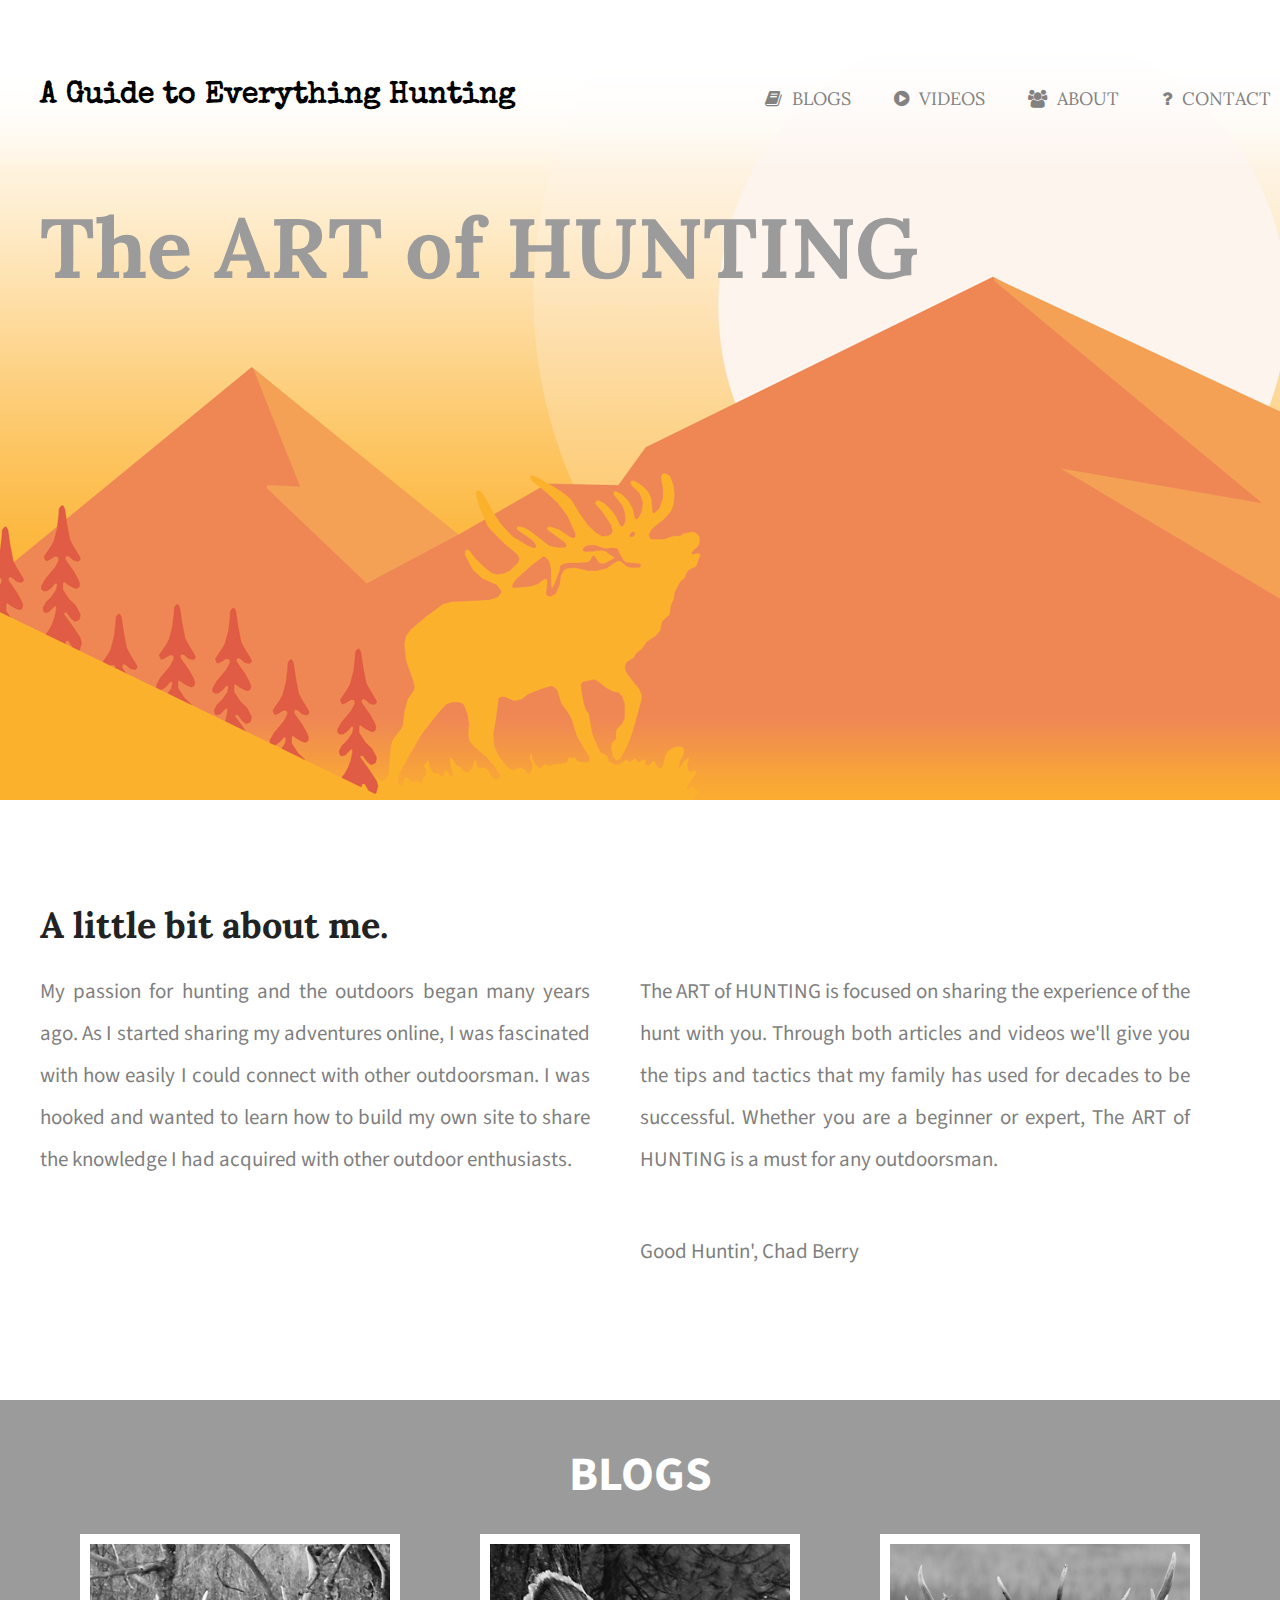
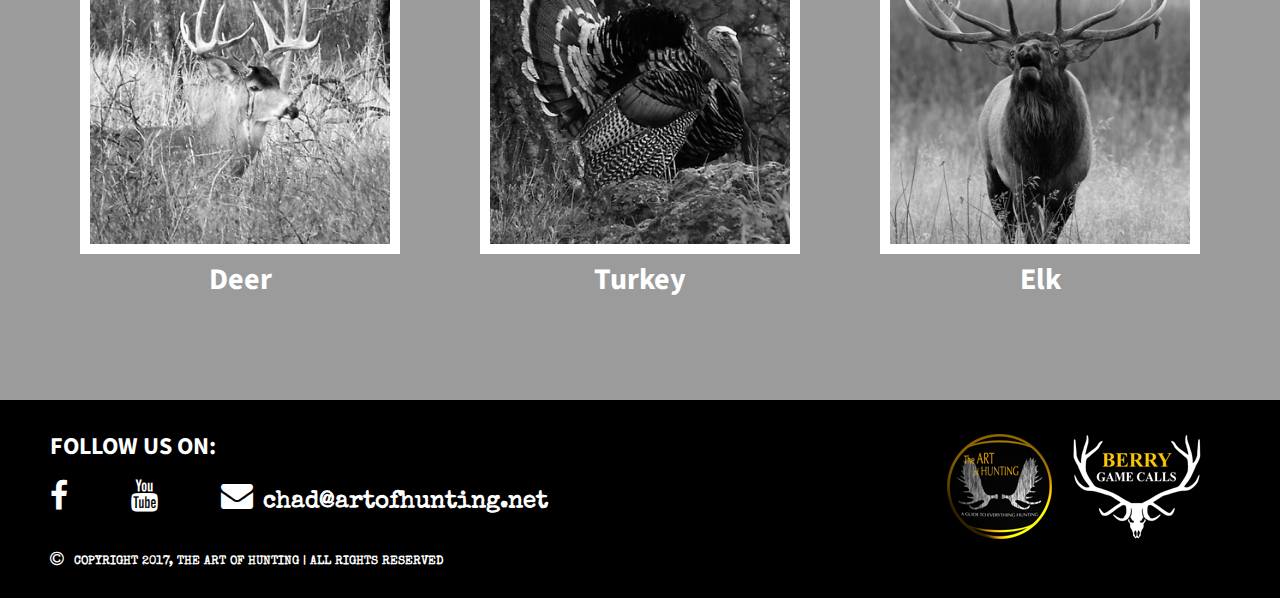
<file: index.html>
<!doctype html>
<html>
    <head>
        <title>The Art of Hunting</title>
        <meta charset="utf-8">
        <link rel="stylesheet" href="css/normalize.css">
        <link rel="stylesheet" href="css/main.css">
        <link href='https://fonts.googleapis.com/css?family=Lora:400,700' rel='stylesheet' type='text/css'>
        <link href='https://fonts.googleapis.com/css?family=Source+Sans+Pro:400,700' rel='stylesheet' type='text/css'>
        <link href="https://fonts.googleapis.com/css?family=Special+Elite" rel="stylesheet">
        <link href="https://fonts.googleapis.com/css?family=Stardos+Stencil" rel="stylesheet">
        <link rel="stylesheet" href="css/font-awesome.min.css">
    </head>
    <body>
        <header id="index">
            <div class="full-width">
                <div class="half-width">
                  <h1 id="logo">
                      <a href="#"><img src="img/logo.png" alt="The Art of Hunting"/></a>
                  </h1>
                  <h1>A Guide to Everything Hunting</h1>
                </div>
                <div class="half-width">
                    <nav>
                        <ul>
                          <li><a href="#blogs"><i class="fa fa-book"></i>Blogs</a></li>
                          <li><a href="videos"><i class="fa fa-play-circle"></i>Videos</a></li>
                          <li><a href="about"><i class="fa fa-users"></i>About</a></li>
                          <li><a href="#contact"><i class="fa fa-question"></i>Contact</a></li>
                        </ul>
                    </nav>
                </div>
                <h2>The ART of HUNTING</h2>
                <img src="img/chad-berry-2006-mt-pronghorn.png" class="blog-picture" alt="Chad Berry 2006 Montana Pronghorn"/>
            </div>
        </header>

        <main>
            <section id="about">
                <div class="full-width">
                  <h2>A little bit about me.</h2>
                  <div class="half-width">
                    <p>My passion for hunting and the outdoors began many years ago. As I started sharing my adventures online, I was fascinated with how easily I could connect with other outdoorsman. I was hooked and wanted to learn how to build my own site to share the knowledge I had acquired with other outdoor enthusiasts.</p>
                  </div>
                  <div class="half-width">
                    <p>The ART of HUNTING is focused on sharing the experience of the hunt with you. Through both articles and videos we'll give you the tips and tactics that my family has used for decades to be successful. Whether you are a beginner or expert, The ART of HUNTING is a must for any outdoorsman.</p>
                    <p>Good Huntin', Chad Berry</p>
                  </div>
                </div>
            </section>

            <section id="blogs">
                <div class="full-width">
                    <h1>Blogs</h1>
                    <div class="third-width">
                        <a href="deer-blog"><img src="img/deer.png" alt="Whitetail Deer"/></a>
                        <h3>Deer</h3>
                    </div>
                    <div class="third-width">
                        <a href="turkey-blog"><img src="img/turkey.png" alt="Turkey"/></a>
                        <h3>Turkey</h3>
                    </div>
                    <div class="third-width">
                        <a href="elk-blog"><img src="img/elk.png" alt="Elk"/></a>
                        <h3>Elk</h3>
                    </div>
                </div>
            </section>
        </main>
        <footer>
            <h4>follow us on:</h4>
            <div class="logo-container">
              <a href="https://www.berryhuntingcalls.com" target="_blank"><img src="img/berry-game-calls-logo.png" alt="Berry Game Calls"/></a>
            </div>
            <div class="logo-container">
              <img src="img/art-of-hunting-logo.png" alt="The Art of Hunting"/>
            </div>
            <div class="icon-container">
              <ul>
                <li><a href="https://www.facebook.com/ChadWBerry/" target="_blank"><i class="fa fa-facebook"></i></a></li>
                <li><a href="https://www.youtube.com/channel/UCx5RCuib6wlTwJ-m3Rus4XQ" target="_blank"><i class="fa fa-youtube"></i></a></li>
                <li><a href="mailto:chad@artofhunting.net"><i class="fa fa-envelope"><span class="icon-title">chad@artofhunting.net</i></a></li>
              </ul>
            </div>
            <div class="legal">
              <i class="fa fa-copyright"><span class="icon-title">COPYRIGHT 2017, THE ART OF HUNTING | ALL RIGHTS RESERVED<span></i>
            </div>
        </footer>
    </body>
</html>
</file>
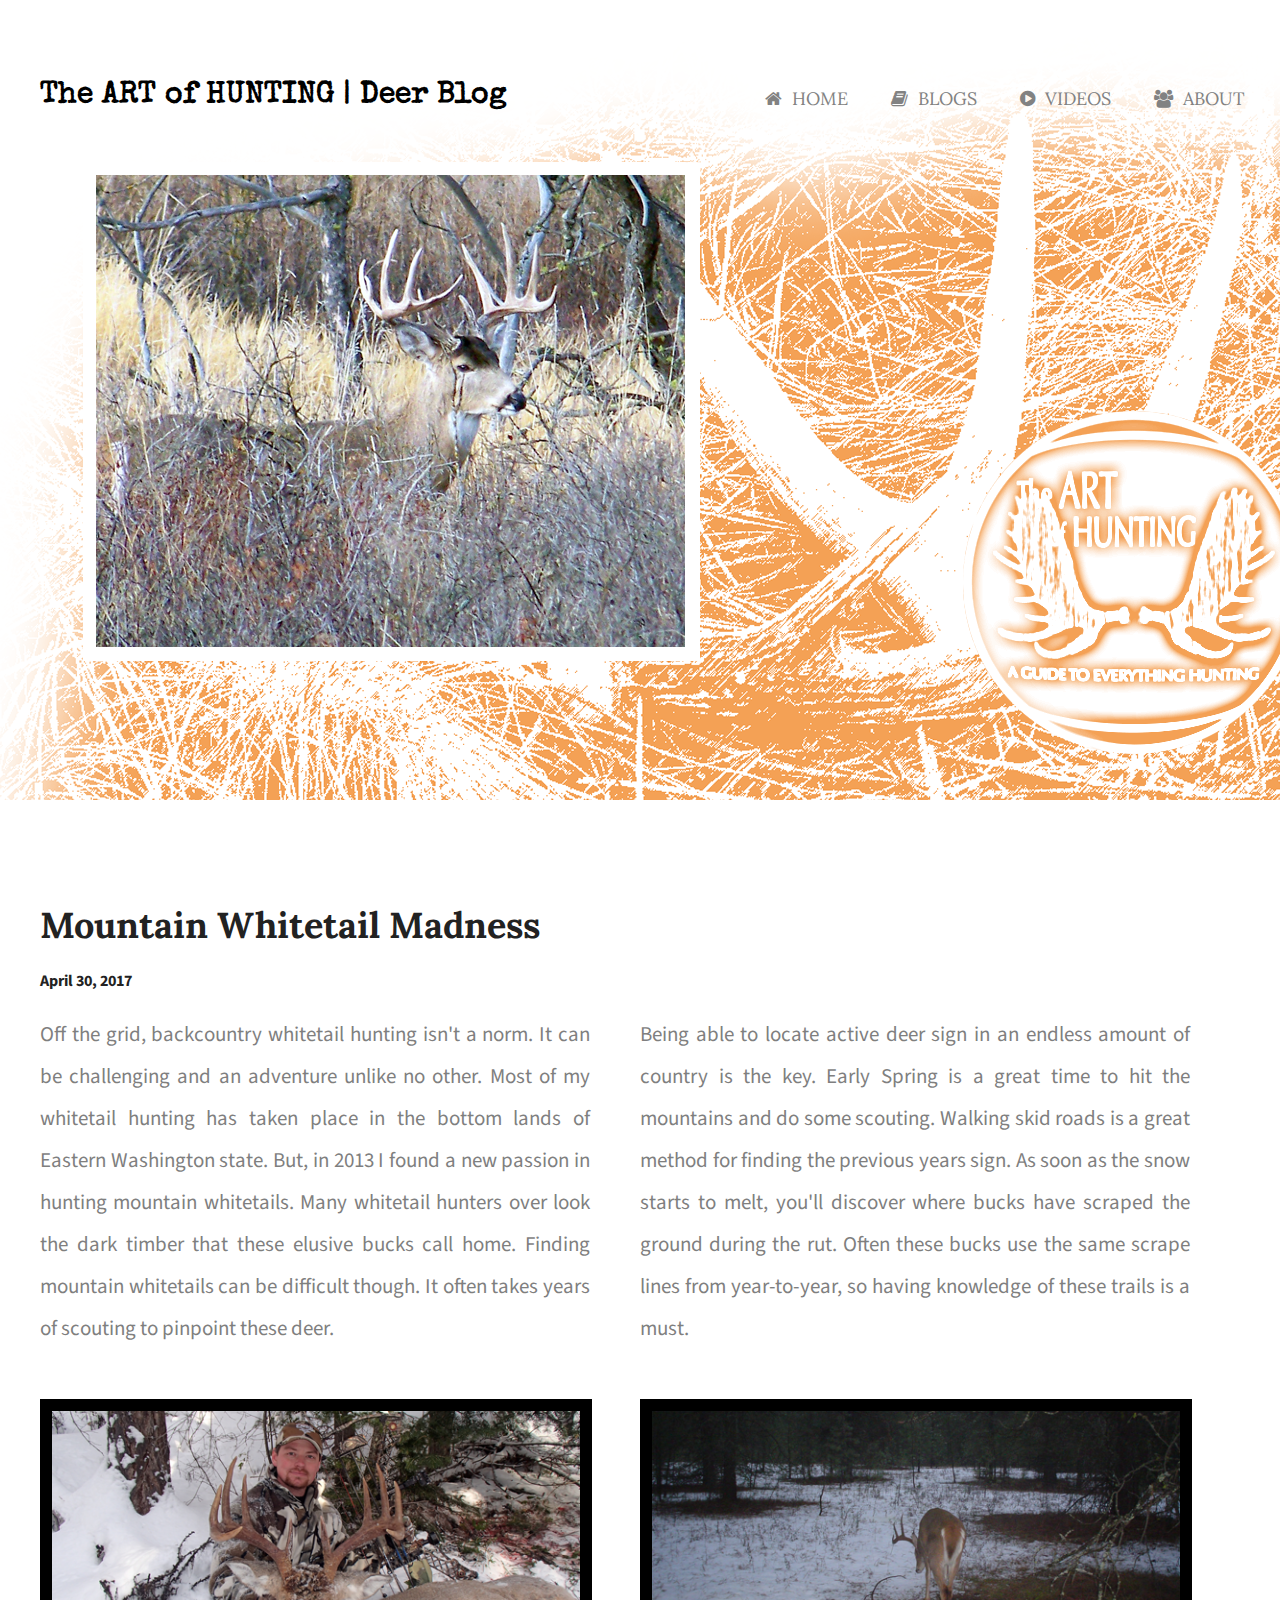
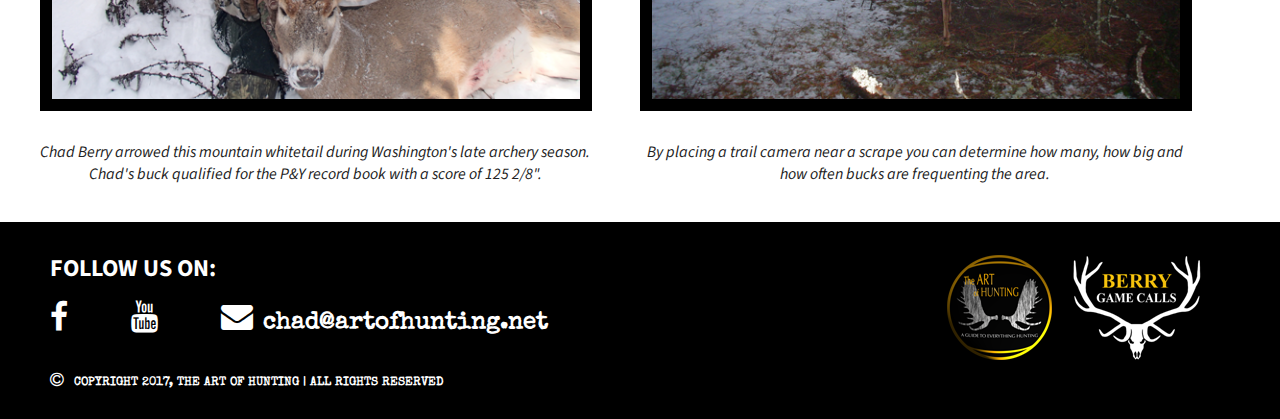
<file: deer-blog/index.html>
<!doctype html>
<html>
    <head>
        <title>The Art of Hunting | Deer Blog</title>
        <meta charset="utf-8">
        <link rel="stylesheet" href="../css/normalize.css">
        <link rel="stylesheet" href="../css/blogs.css">
        <link href='https://fonts.googleapis.com/css?family=Lora:400,700' rel='stylesheet' type='text/css'>
        <link href='https://fonts.googleapis.com/css?family=Source+Sans+Pro:400,700' rel='stylesheet' type='text/css'>
        <link href="https://fonts.googleapis.com/css?family=Special+Elite" rel="stylesheet">
        <link href="https://fonts.googleapis.com/css?family=Stardos+Stencil" rel="stylesheet">
        <link rel="stylesheet" href="../css/font-awesome.min.css">
    </head>
    <body>
        <header id="deer-header">
            <div class="full-width">
                <div class="half-width">
                  <h1 id="logo">
                      <a href="#"><img src="../img/deer-blog-logo.png" alt="Deer Blog"/></a>
                  </h1>
                  <h1>The ART of HUNTING | Deer Blog</h1>
                </div>
                <div class="half-width">
                    <nav>
                        <ul>
                          <li><a href="../"><i class="fa fa-home"></i>Home</a></li>
                          <li><a href="../#blogs"><i class="fa fa-book"></i>Blogs</a></li>
                          <li><a href="../videos"><i class="fa fa-play-circle"></i>Videos</a></li>
                          <li><a href="../about"><i class="fa fa-users"></i>About</a></li>
                        </ul>
                    </nav>
                </div>
            </div>
        </header>

        <main>
            <section id="blog">
              <div class="full-width">
                <h2>Mountain Whitetail Madness</h2>
                <h4>April 30, 2017</h3>
                <div class="half-width">
                  <p class="article">Off the grid, backcountry whitetail hunting isn't a norm. It can be challenging and an adventure unlike no other. Most of my whitetail hunting has taken place in the bottom lands of Eastern Washington state. But, in 2013 I found a new passion in hunting mountain whitetails. Many whitetail hunters over look the dark timber that these elusive bucks call home. Finding mountain whitetails can be difficult though. It often takes years of scouting to pinpoint these deer.</p>
                  <img src="../img/chad-berry-2013-wa-whitetail.png" class="blog-picture" alt="Chad Berry 2013 Washington Whitetail"/>
                  <p class="caption">
                  Chad Berry arrowed this mountain whitetail during Washington's late archery season. Chad's buck qualified for the P&Y record book with a score of 125 2/8".
                  </p>
                </div>
                <div class="half-width">
                  <p class="article">Being able to locate active deer sign in an endless amount of country is the key. Early Spring is a great time to hit the mountains and do some scouting. Walking skid roads is a great method for finding the previous years sign. As soon as the snow starts to melt, you'll discover where bucks have scraped the ground during the rut. Often these bucks use the same scrape lines from year-to-year, so having knowledge of these trails is a must.</p>
                  <img src="../img/whitetail-trail-camera.png" class="blog-picture" alt="Whitetail Deer at Scrape"/>
                  <p class="caption">
                  By placing a trail camera near a scrape you can determine how many, how big and how often bucks are frequenting the area.
                  </p>
                </div>
              </div>
            </section>
        </main>
        <footer>
            <h4>follow us on:</h4>
            <div class="logo-container">
              <a href="https://www.berryhuntingcalls.com" target="_blank"><img src="../img/berry-game-calls-logo.png" alt="Berry Game Calls"/></a>
            </div>
            <div class="logo-container">
              <img src="../img/art-of-hunting-logo.png" alt="The Art of Hunting"/>
            </div>
            <div class="icon-container">
              <ul>
                <li><a href="https://www.facebook.com/ChadWBerry/" target="_blank"><i class="fa fa-facebook"></i></a></li>
                <li><a href="https://www.youtube.com/channel/UCx5RCuib6wlTwJ-m3Rus4XQ" target="_blank"><i class="fa fa-youtube"></i></a></li>
                <li><a href="mailto:chad@artofhunting.net"><i class="fa fa-envelope"><span class="icon-title">chad@artofhunting.net</i></a></li>
              </ul>
            </div>
            <div class="legal">
              <i class="fa fa-copyright"><span class="icon-title">COPYRIGHT 2017, THE ART OF HUNTING | ALL RIGHTS RESERVED<span></i>
            </div>
        </footer>
    </body>
</html>
</file>
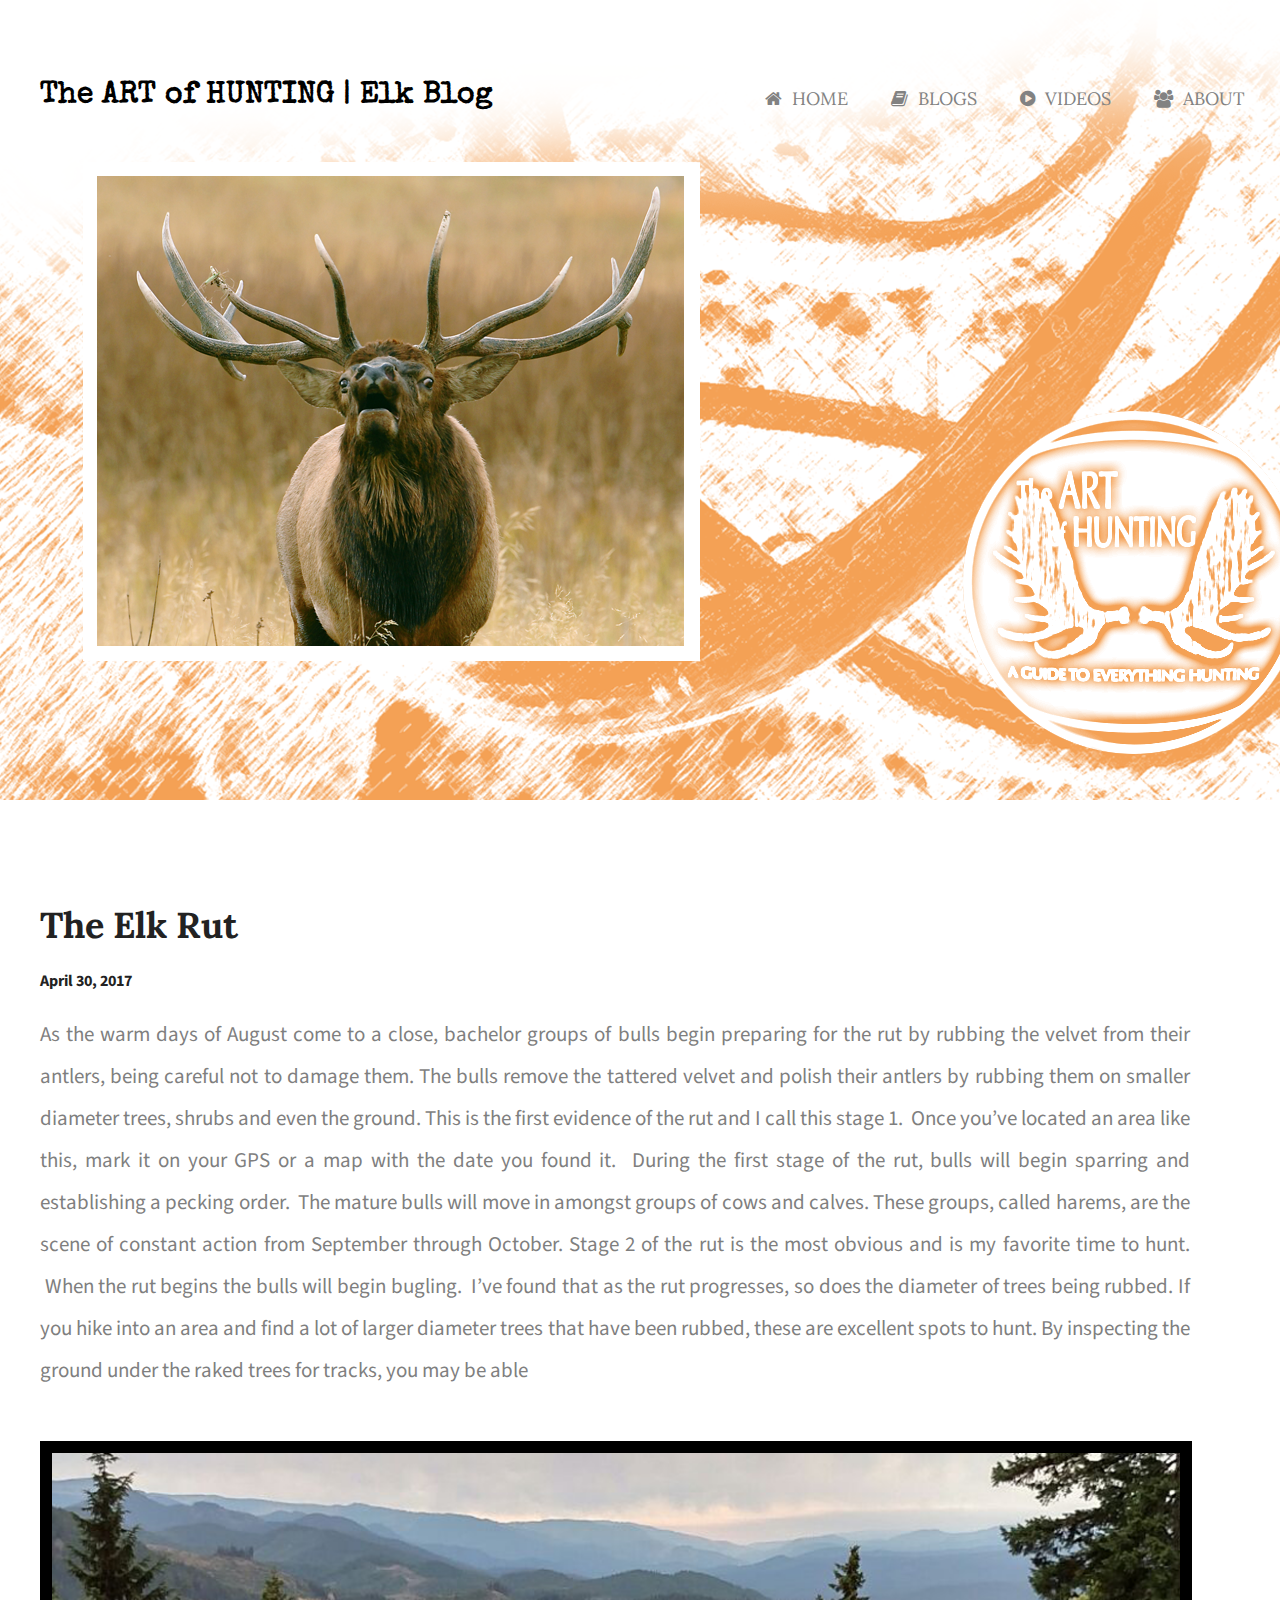
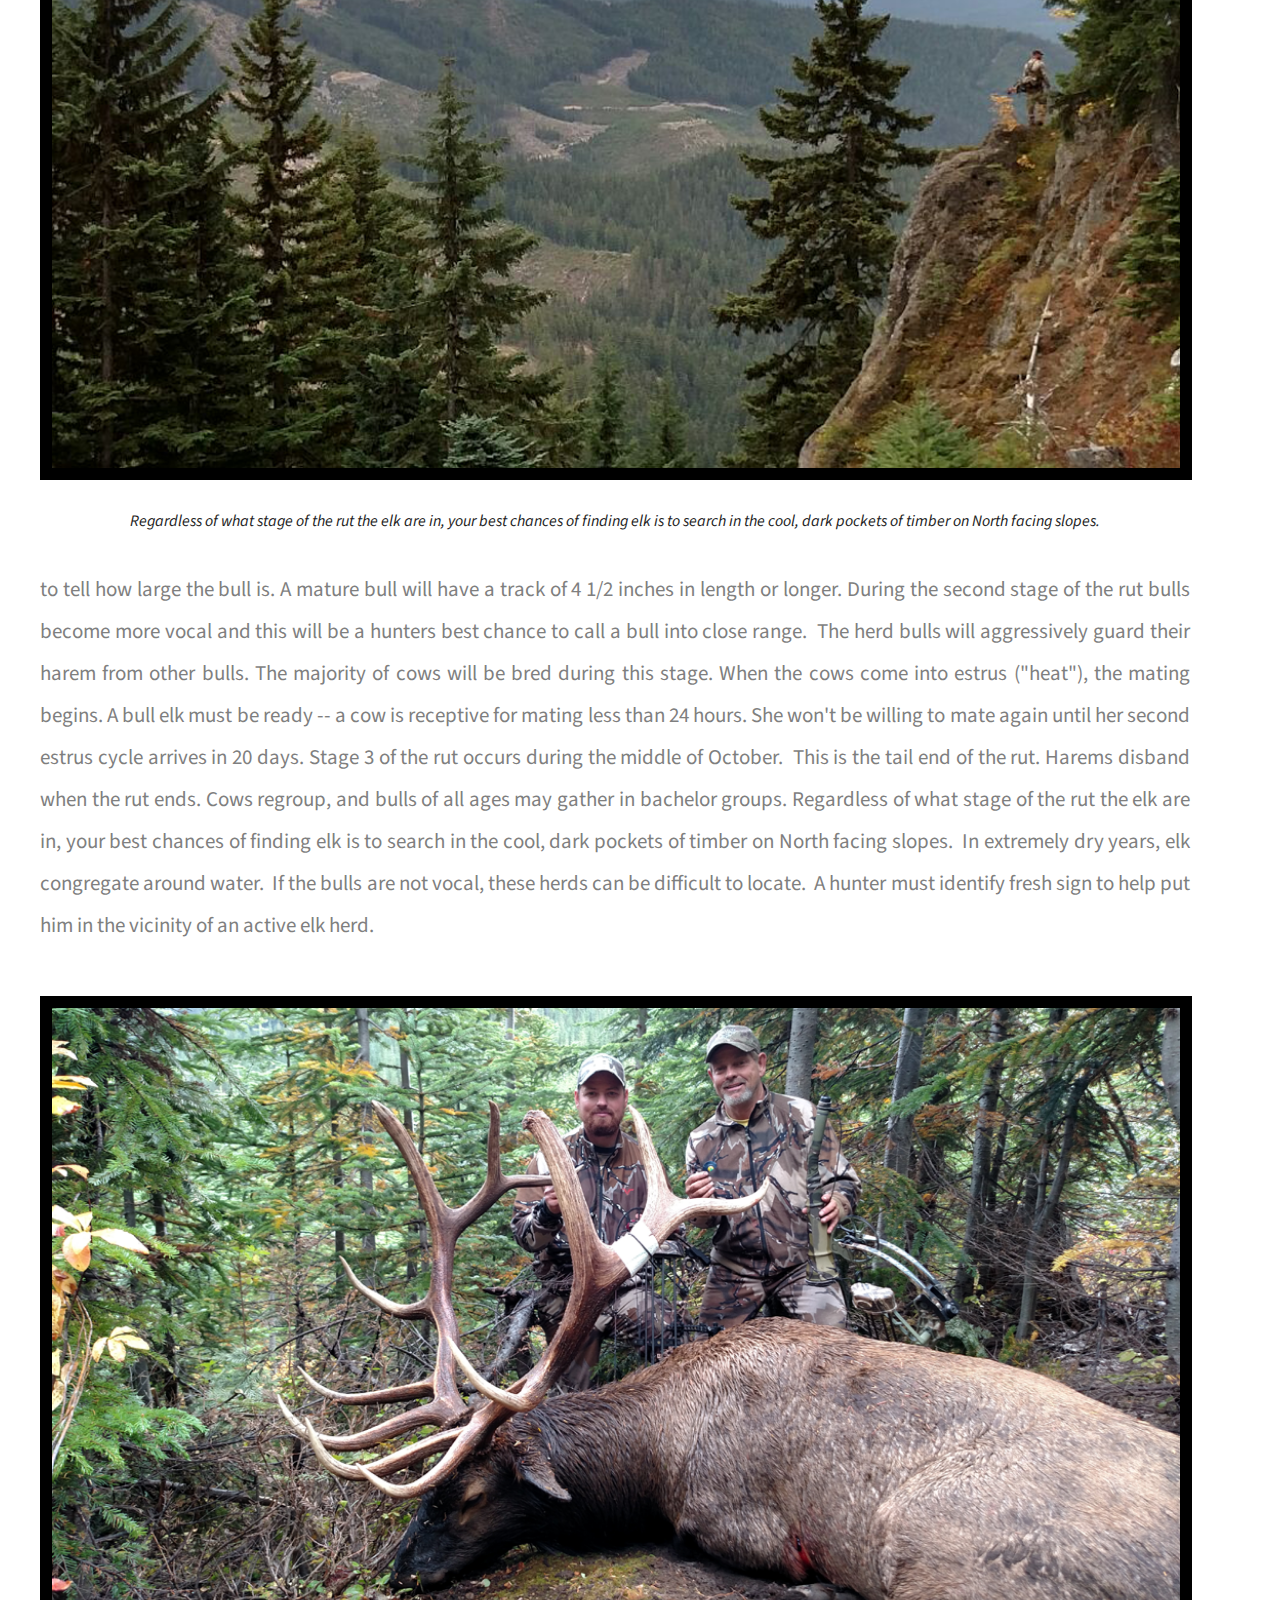
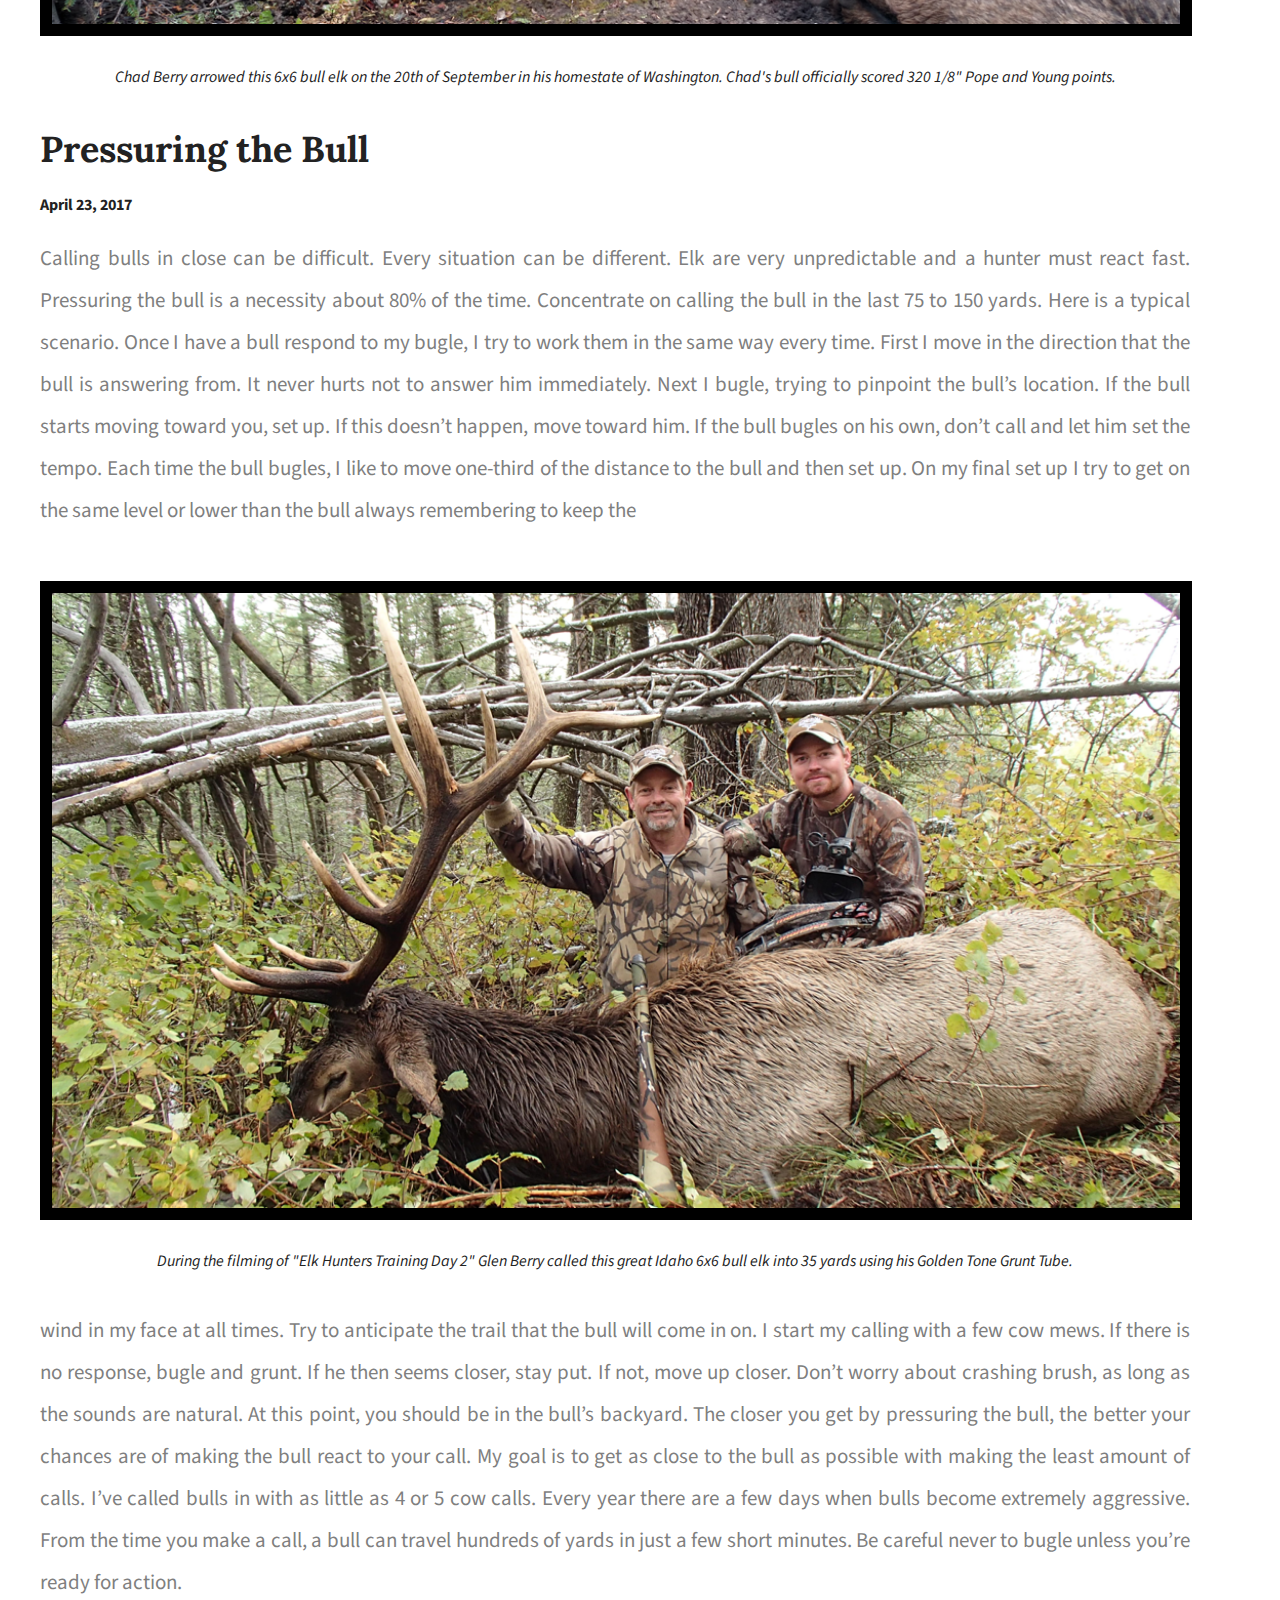
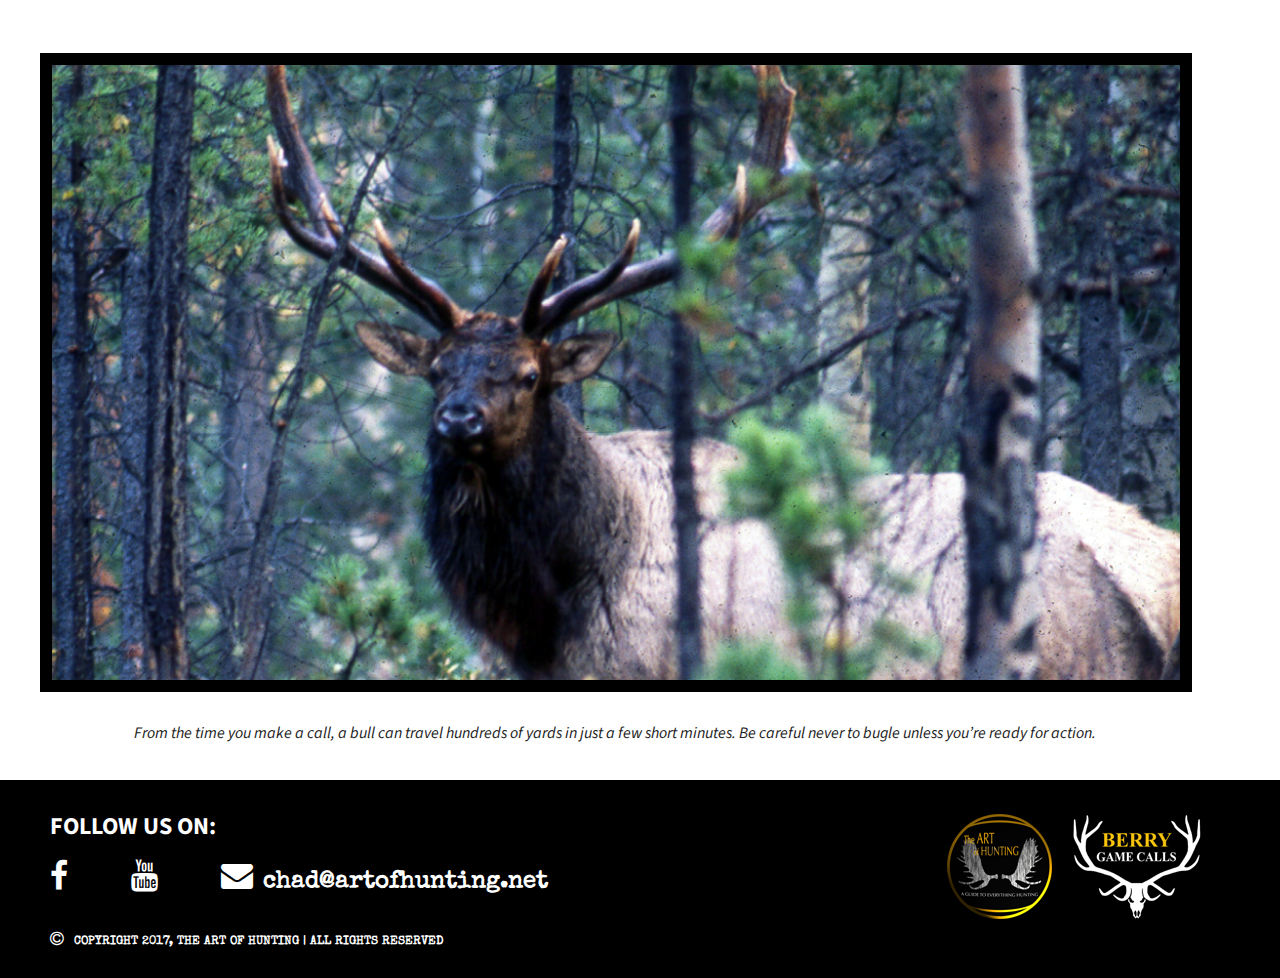
<file: elk-blog/index.html>
<!doctype html>
<html>
    <head>
        <title>The Art of Hunting | Elk Blog</title>
        <meta charset="utf-8">
        <link rel="stylesheet" href="../css/normalize.css">
        <link rel="stylesheet" href="../css/blogs.css">
        <link href='https://fonts.googleapis.com/css?family=Lora:400,700' rel='stylesheet' type='text/css'>
        <link href='https://fonts.googleapis.com/css?family=Source+Sans+Pro:400,700' rel='stylesheet' type='text/css'>
        <link href="https://fonts.googleapis.com/css?family=Special+Elite" rel="stylesheet">
        <link href="https://fonts.googleapis.com/css?family=Stardos+Stencil" rel="stylesheet">
        <link rel="stylesheet" href="../css/font-awesome.min.css">
    </head>
    <body>
        <header id="elk-header">
            <div class="full-width">
                <div class="half-width">
                    <h1 id="logo">
                      <a href="#"><img src="../img/elk-blog-logo.png" alt="Elk Blog"/></a>
                    </h1>
                    <h1>The ART of HUNTING | Elk Blog</h1>
                </div>
                <div class="half-width">
                    <nav>
                        <ul>
                          <li><a href="../"><i class="fa fa-home"></i>Home</a></li>
                          <li><a href="../#blogs"><i class="fa fa-book"></i>Blogs</a></li>
                          <li><a href="../videos"><i class="fa fa-play-circle"></i>Videos</a></li>
                          <li><a href="../about"><i class="fa fa-users"></i>About</a></li>
                        </ul>
                    </nav>
                </div>
            </div>
        </header>

        <main>
            <section id="blog">
                <div class="full-width">
                  <h2>The Elk Rut</h2>
                  <h4>April 30, 2017</h3>
                  <div class="row">
                    <p class="article">As the warm days of August come to a close, bachelor groups of bulls begin preparing for the rut by rubbing the velvet from their antlers, being careful not to damage them. The bulls remove the tattered velvet and polish their antlers by rubbing them on smaller diameter trees, shrubs and even the ground. This is the first evidence of the rut and I call this stage 1.  Once you’ve located an area like this, mark it on your GPS or a map with the date you found it.  During the first stage of the rut, bulls will begin sparring and establishing a pecking order.  The mature bulls will move in amongst groups of cows and calves. These groups, called harems, are the scene of constant action from September through October. Stage 2 of the rut is the most obvious and is my favorite time to hunt.  When the rut begins the bulls will begin bugling.  I’ve found that as the rut progresses, so does the diameter of trees being rubbed. If you hike into an area and find a lot of larger diameter trees that have been rubbed, these are excellent spots to hunt. By inspecting the ground under the raked trees for tracks, you may be able
                    </p>
                    <img src="../img/chad-berry-hiking.png" class="blog-picture-row" alt="Hunter Hiking"/>
                    <p class="caption-row">
                    Regardless of what stage of the rut the elk are in, your best chances of finding elk is to search in the cool, dark pockets of timber on North facing slopes.
                    </p>
                  </div>
                  <div class="row">
                    <p class="article">to tell how large the bull is. A mature bull will have a track of 4 1/2 inches in length or longer. During the second stage of the rut bulls become more vocal and this will be a hunters best chance to call a bull into close range.  The herd bulls will aggressively guard their harem from other bulls. The majority of cows will be bred during this stage. When the cows come into estrus ("heat"), the mating begins. A bull elk must be ready -- a cow is receptive for mating less than 24 hours. She won't be willing to mate again until her second estrus cycle arrives in 20 days. Stage 3 of the rut occurs during the middle of October.  This is the tail end of the rut. Harems disband when the rut ends. Cows regroup, and bulls of all ages may gather in bachelor groups. Regardless of what stage of the rut the elk are in, your best chances of finding elk is to search in the cool, dark pockets of timber on North facing slopes.  In extremely dry years, elk congregate around water.  If the bulls are not vocal, these herds can be difficult to locate.  A hunter must identify fresh sign to help put him in the vicinity of an active elk herd.
                    </p>
                    <img src="../img/chad-berry-2015-wa-elk.png" class="blog-picture-row" alt="Chad Berry 2015 Washington Elk"/>
                    <p class="caption-row">
                    Chad Berry arrowed this 6x6 bull elk on the 20th of September in his homestate of Washington. Chad's bull officially scored 320 1/8" Pope and Young points.
                    </p>
                  </div>

                  <h2>Pressuring the Bull</h2>
                  <h4>April 23, 2017</h3>
                  <div class="row">
                    <p class="article">Calling bulls in close can be difficult. Every situation can be different. Elk are very unpredictable and a hunter must react fast. Pressuring the bull is a necessity about 80% of the time. Concentrate on calling the bull in the last 75 to 150 yards. Here is a typical scenario. Once I have a bull respond to my bugle, I try to work them in the same way every time. First I move in the direction that the bull is answering from. It never hurts not to answer him immediately. Next I bugle, trying to pinpoint the bull’s location. If the bull starts moving toward you, set up. If this doesn’t happen, move toward him. If the bull bugles on his own, don’t call and let him set the tempo. Each time the bull bugles, I like to move one-third of the distance to the bull and then set up. On my final set up I try to get on the same level or lower than the bull always remembering to keep the</p>
                    <img src="../img/glen-berry-2013-id-elk.png" class="blog-picture-row" alt="Glen Berry 2013 Idaho Elk"/>
                    <p class="caption-row">
                    During the filming of "Elk Hunters Training Day 2" Glen Berry called this great Idaho 6x6 bull elk into 35 yards using his Golden Tone Grunt Tube.
                    </p>
                  </div>
                  <div class="row">
                    <p class="article">wind in my face at all times. Try to anticipate the trail that the bull will come in on. I start my calling with a few cow mews. If there is no response, bugle and grunt. If he then seems closer, stay put. If not, move up closer. Don’t worry about crashing brush, as long as the sounds are natural. At this point, you should be in the bull’s backyard. The closer you get by pressuring the bull, the better your chances are of making the bull react to your call. My goal is to get as close to the bull as possible with making the least amount of calls. I’ve called bulls in with as little as 4 or 5 cow calls. Every year there are a few days when bulls become extremely aggressive. From the time you make a call, a bull can travel hundreds of yards in just a few short minutes. Be careful never to bugle unless you’re ready for action.</p>
                    <img src="../img/elk-2.png" class="blog-picture-row" alt="Elk"/>
                    <p class="caption-row">
                    From the time you make a call, a bull can travel hundreds of yards in just a few short minutes. Be careful never to bugle unless you’re ready for action.
                    </p>
                  </div>
                </div>
            </section>
        </main>
        <footer>
            <h4>follow us on:</h4>
            <div class="logo-container">
              <a href="https://www.berryhuntingcalls.com" target="_blank"><img src="../img/berry-game-calls-logo.png" alt="Berry Game Calls"/></a>
            </div>
            <div class="logo-container">
              <img src="../img/art-of-hunting-logo.png" alt="The Art of Hunting"/>
            </div>
            <div class="icon-container">
              <ul>
                <li><a href="https://www.facebook.com/ChadWBerry/" target="_blank"><i class="fa fa-facebook"></i></a></li>
                <li><a href="https://www.youtube.com/channel/UCx5RCuib6wlTwJ-m3Rus4XQ" target="_blank"><i class="fa fa-youtube"></i></a></li>
                <li><a href="mailto:chad@artofhunting.net"><i class="fa fa-envelope"><span class="icon-title">chad@artofhunting.net</i></a></li>
              </ul>
            </div>
            <div class="legal">
              <i class="fa fa-copyright"><span class="icon-title">COPYRIGHT 2017, THE ART OF HUNTING | ALL RIGHTS RESERVED<span></i>
            </div>
        </footer>
    </body>
</html>
</file>
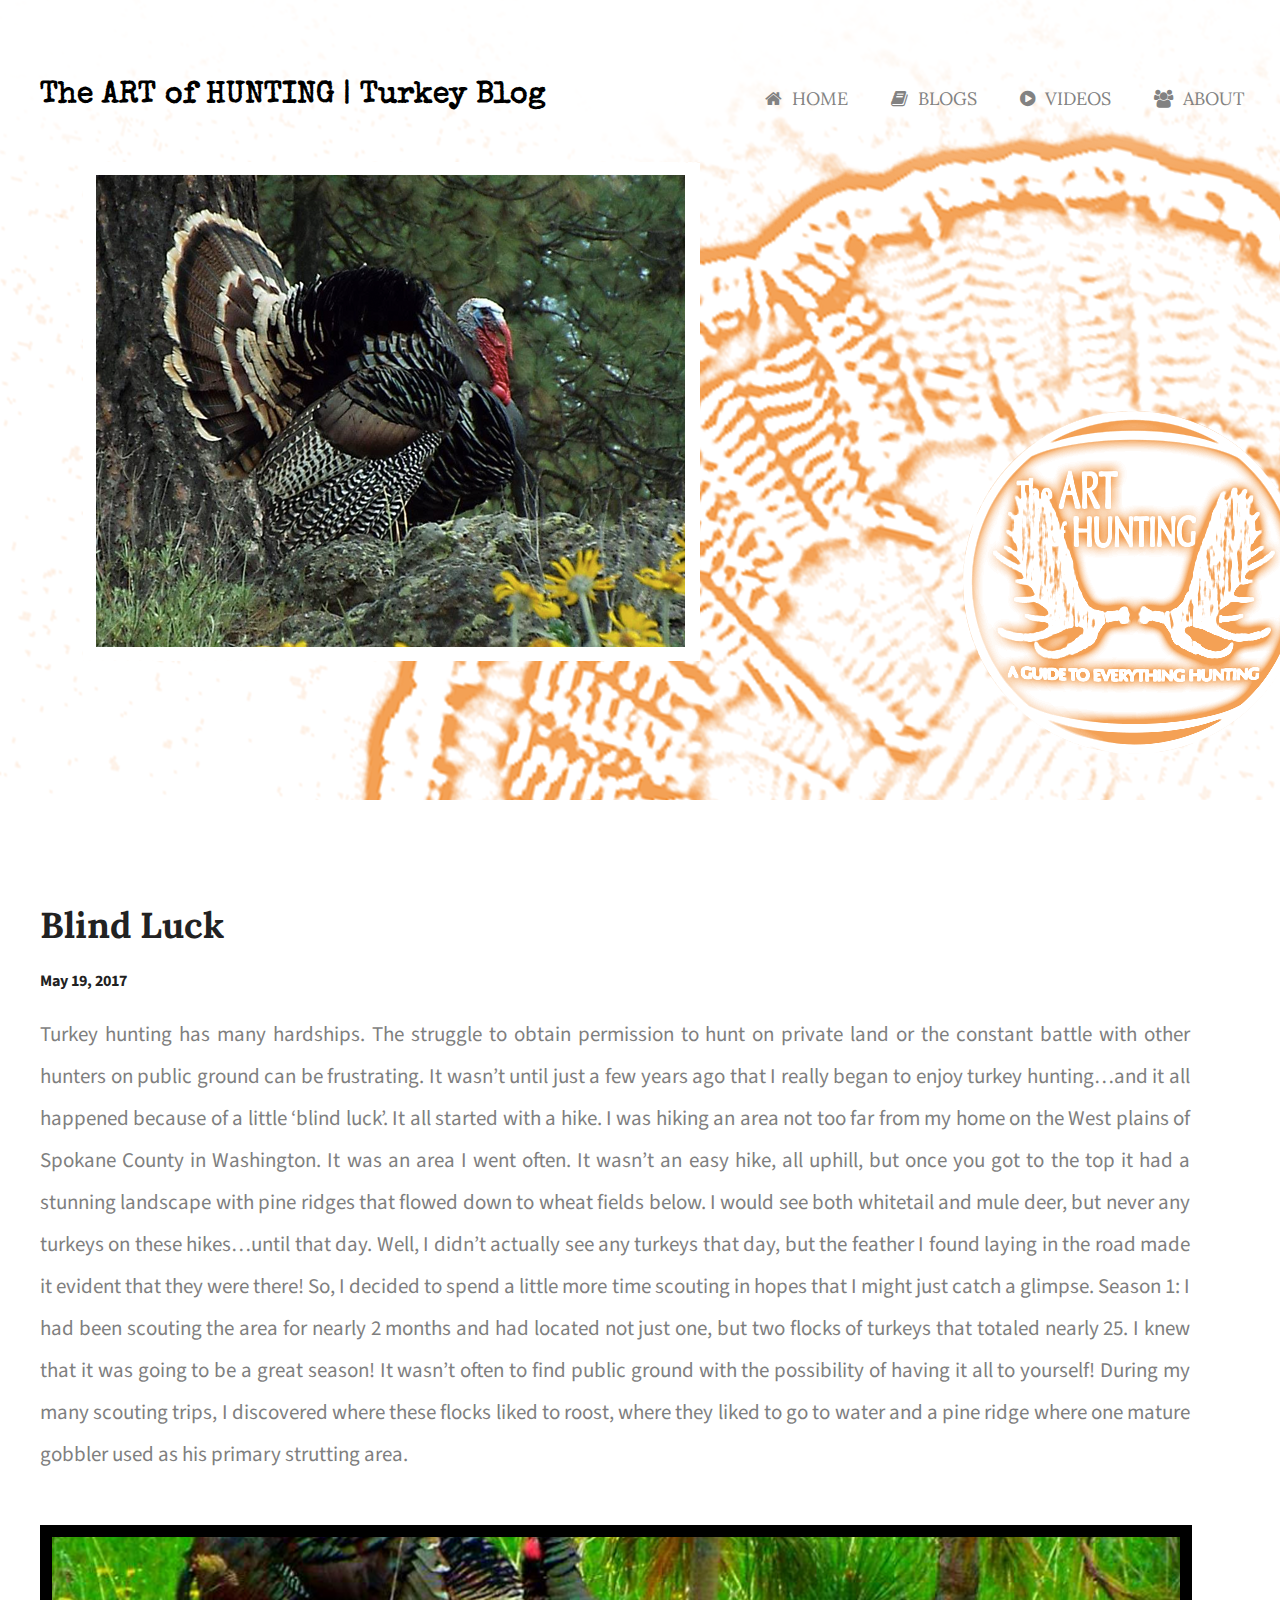
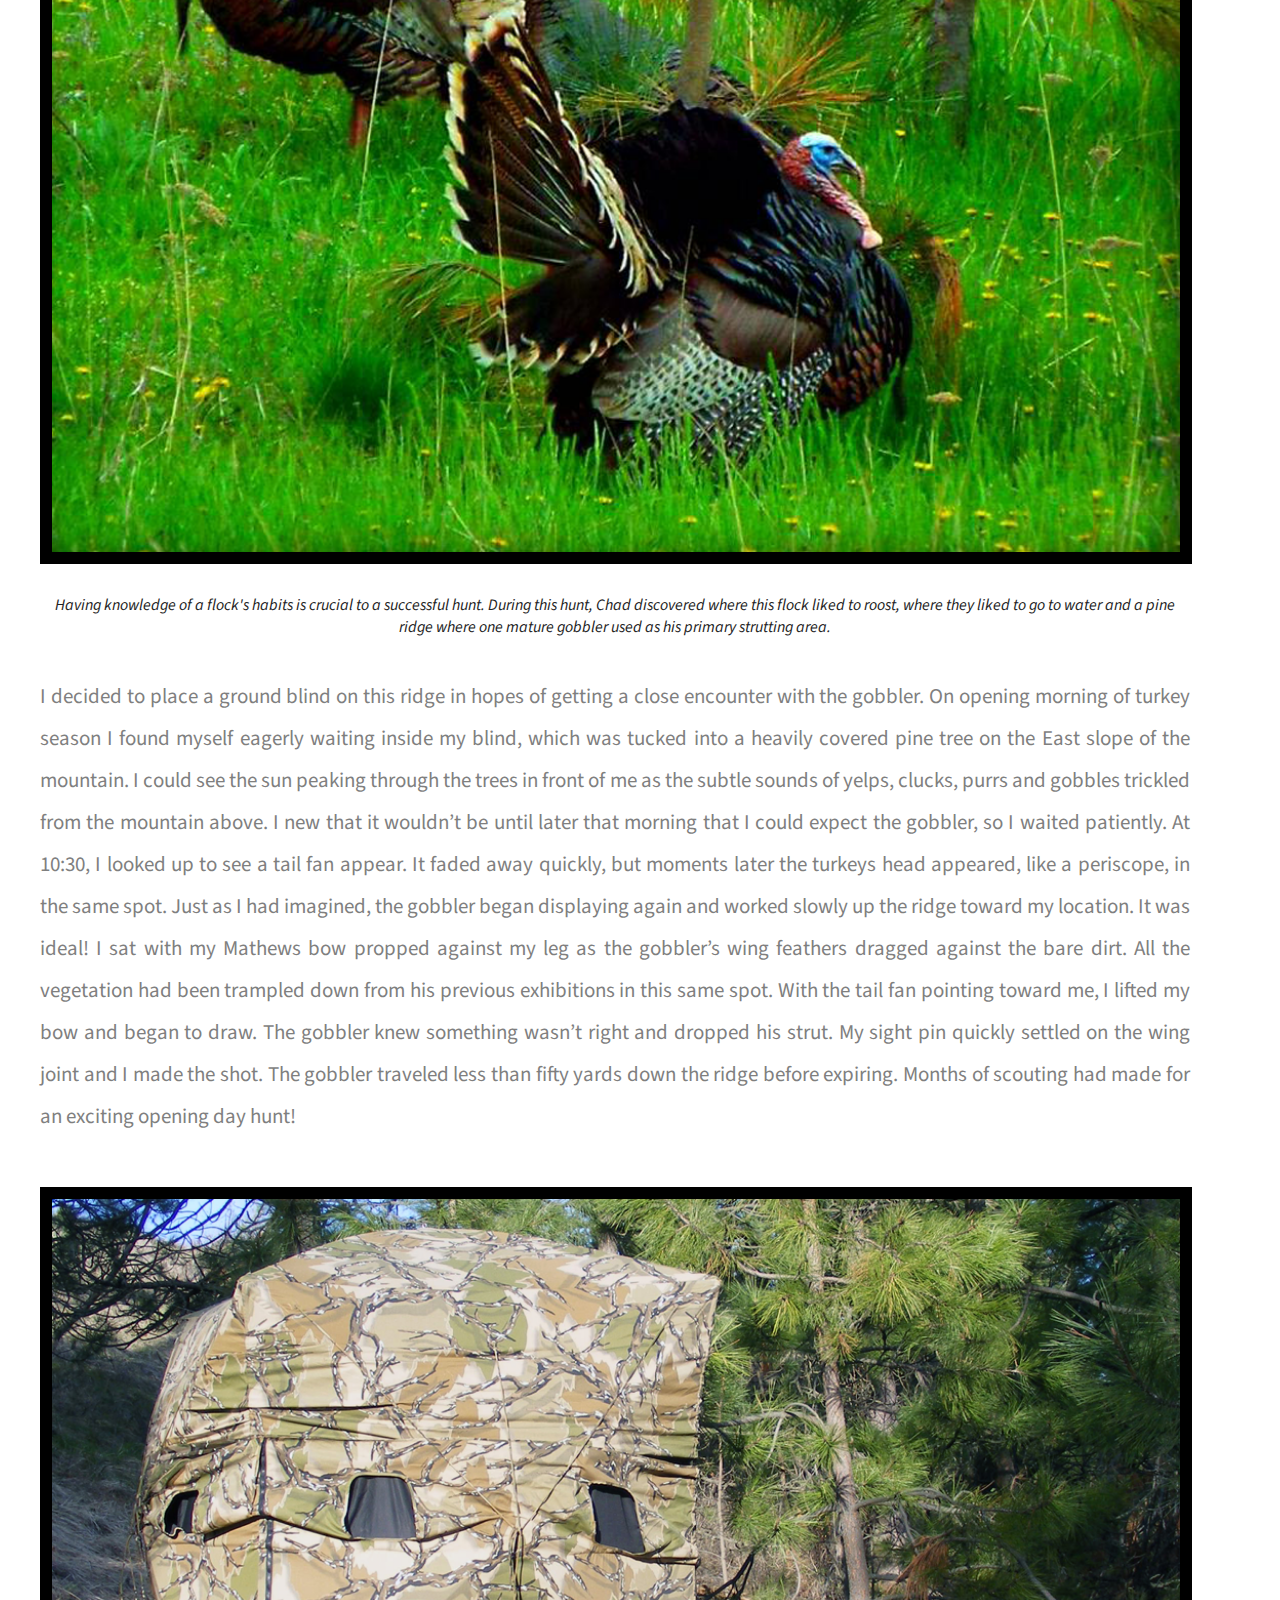
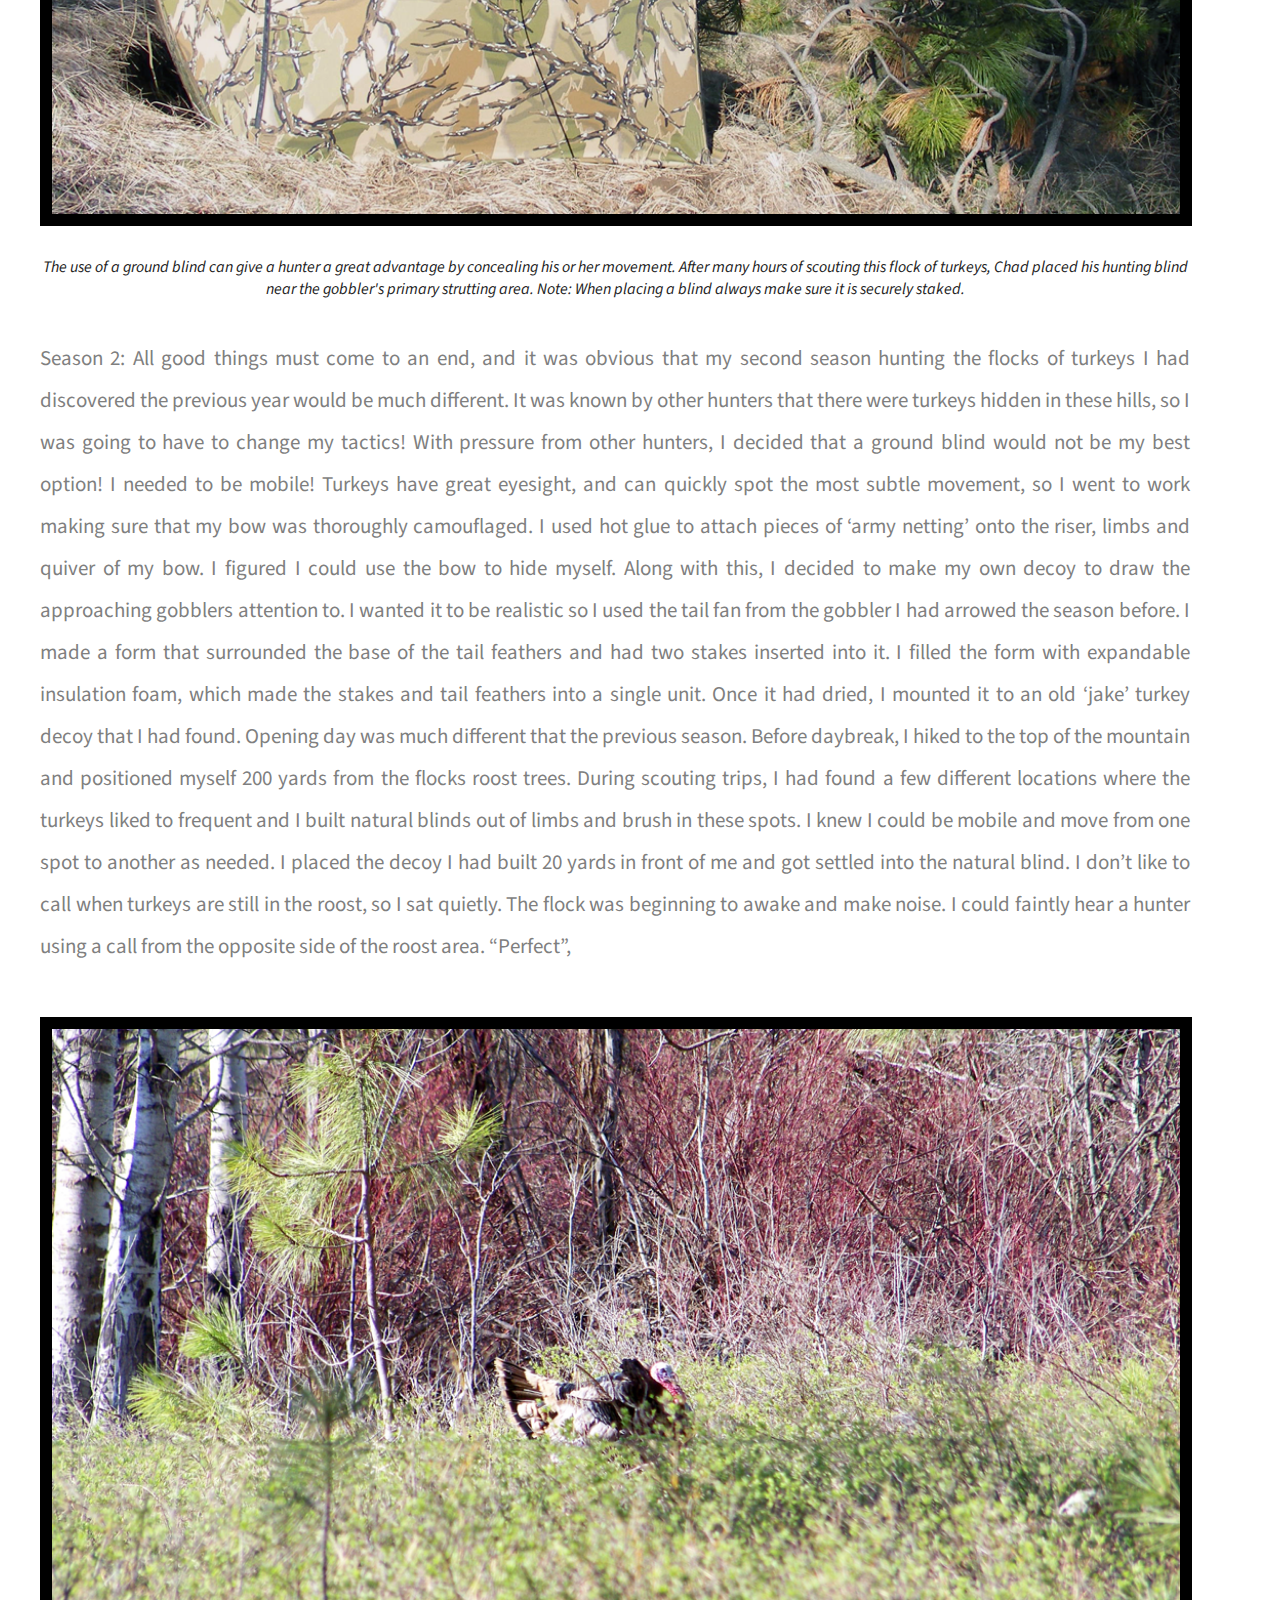
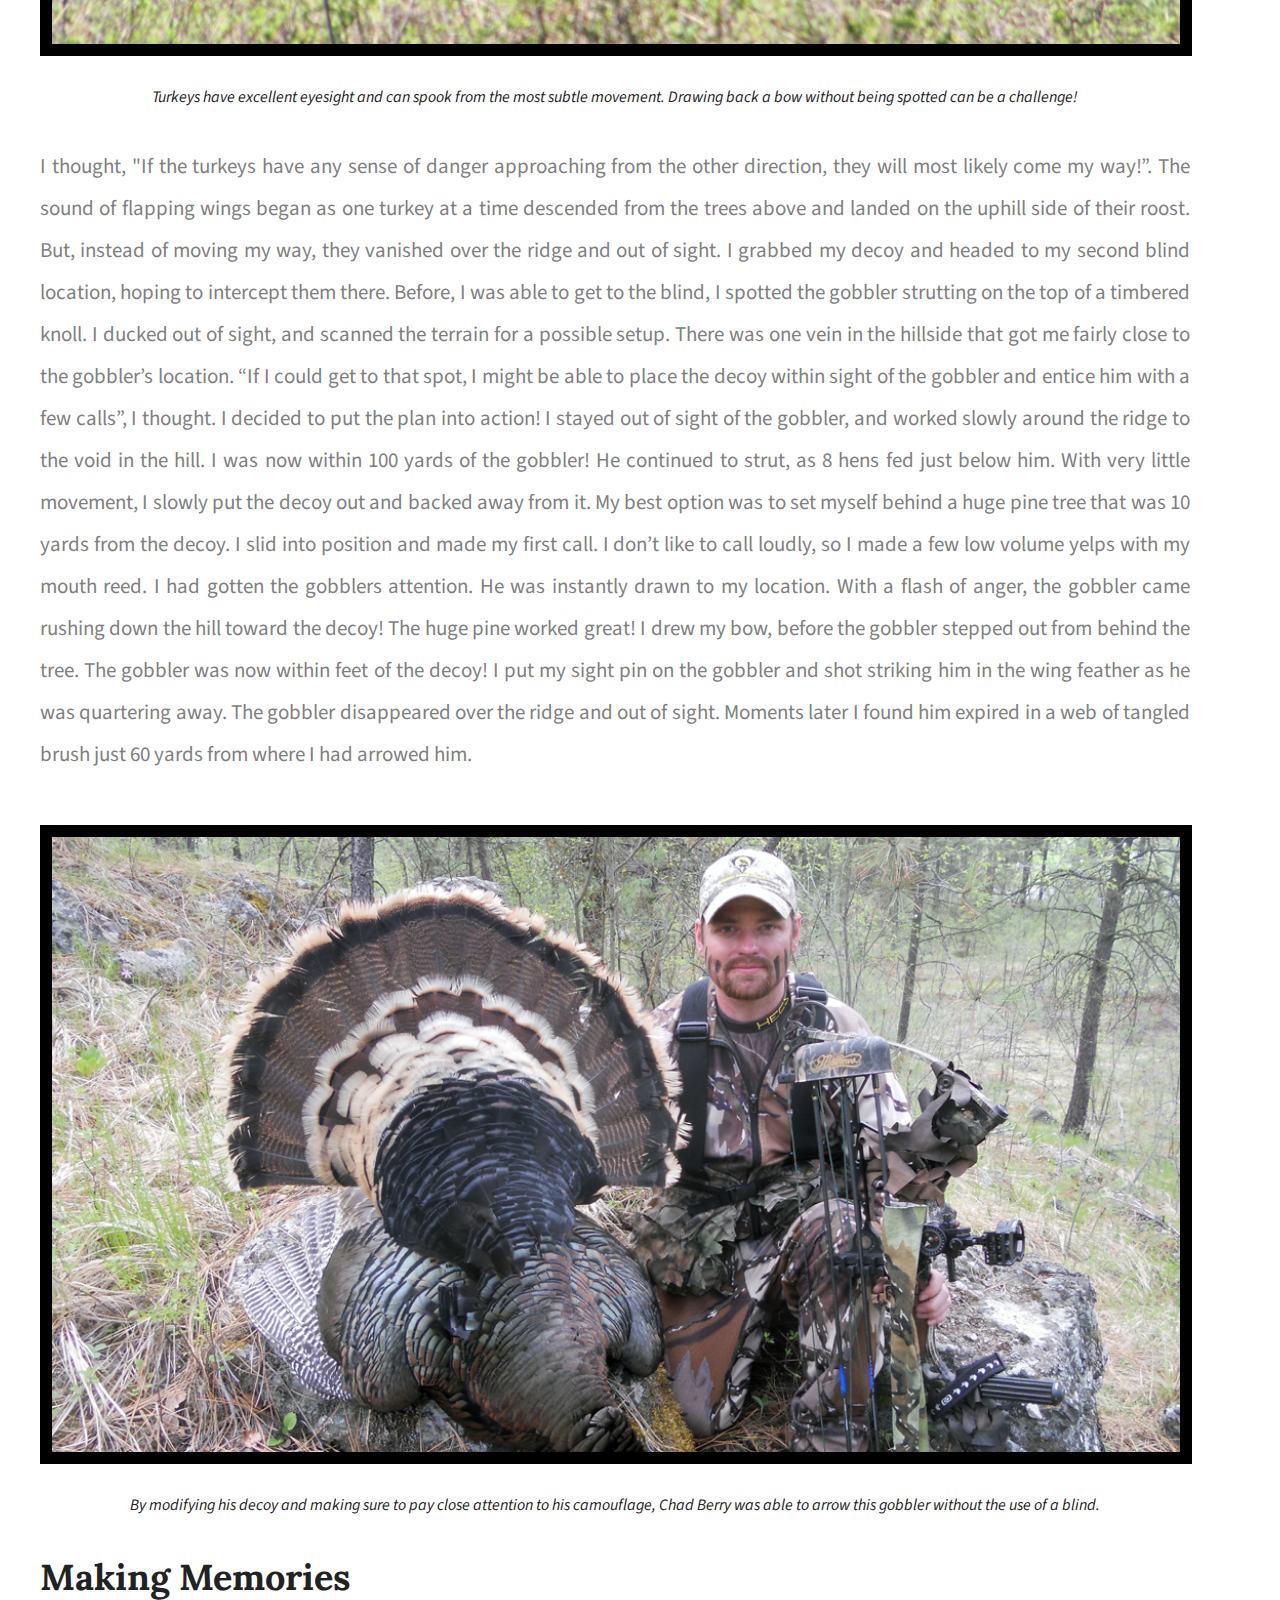
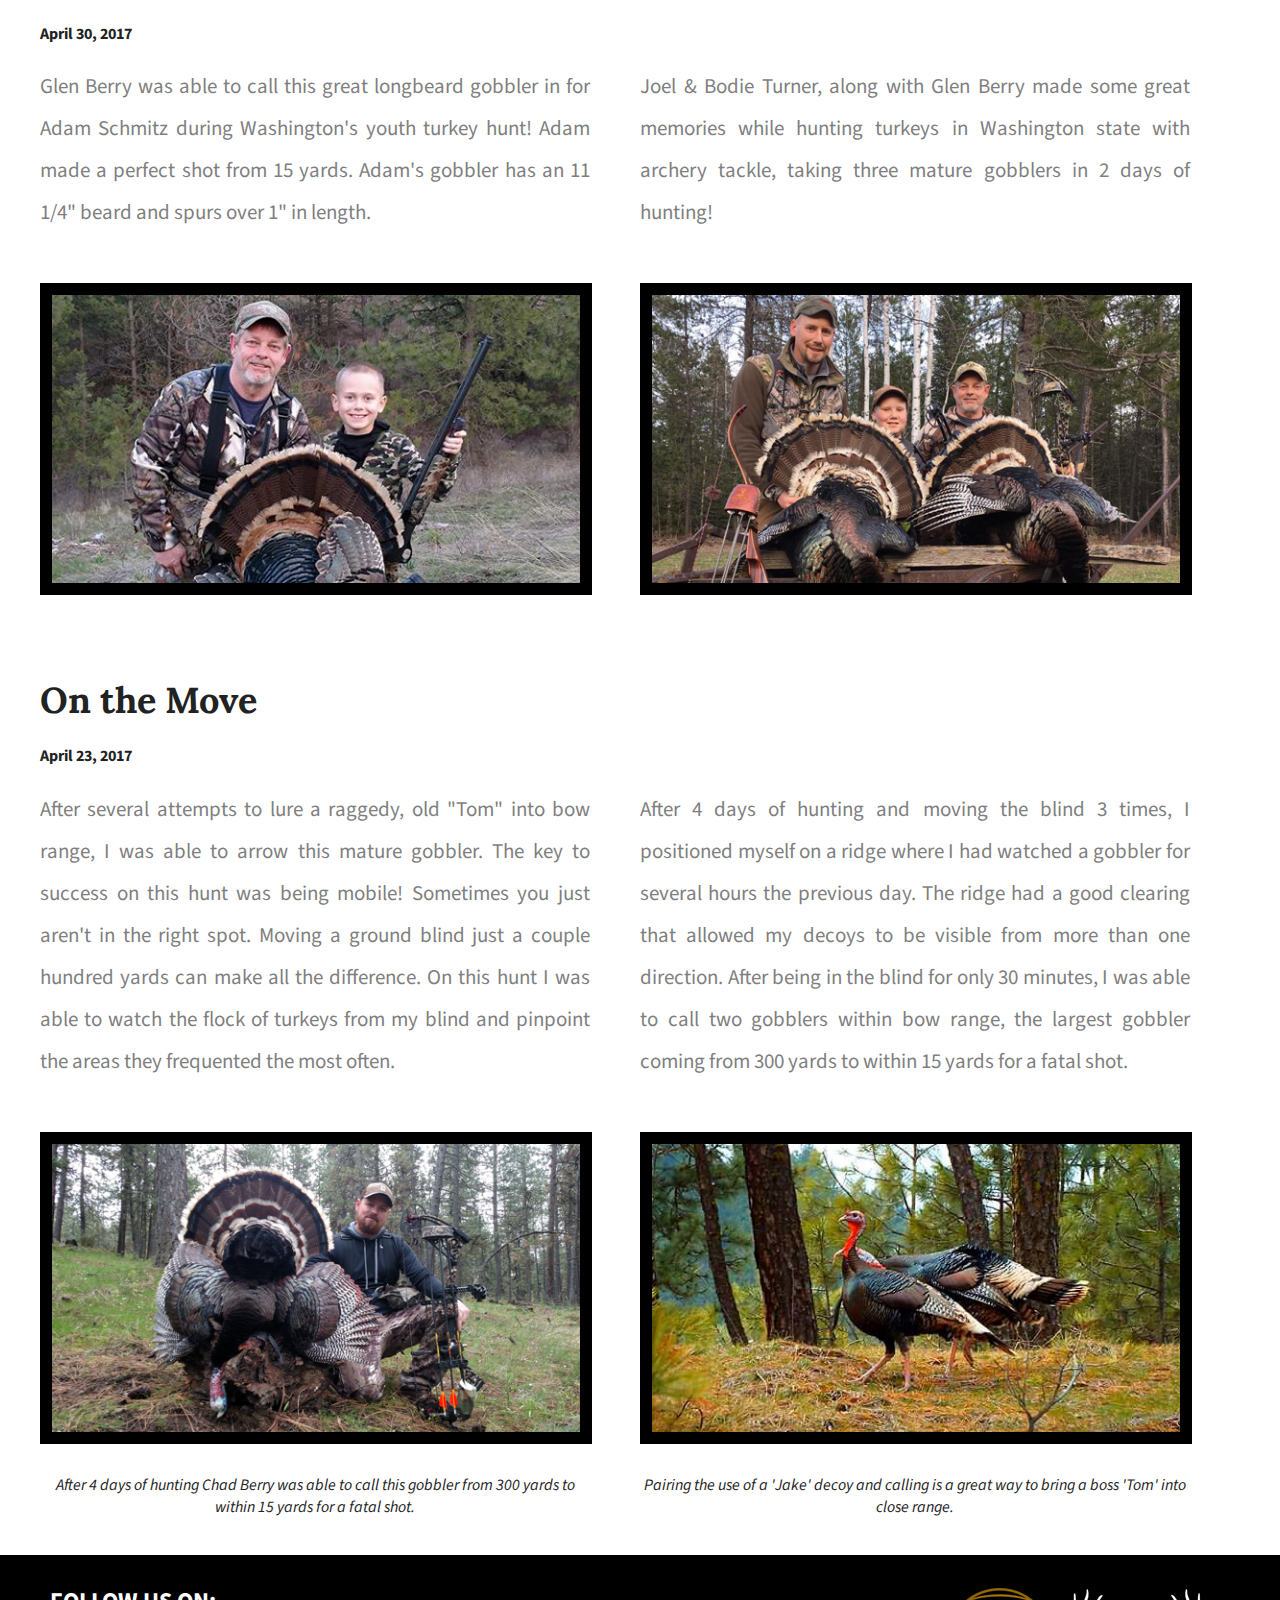
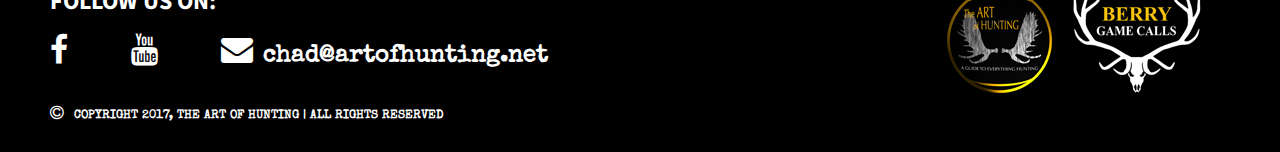
<file: turkey-blog/index.html>
<!doctype html>
<html>
    <head>
        <title>The Art of Hunting | Turkey Blog</title>
        <meta charset="utf-8">
        <link rel="stylesheet" href="../css/normalize.css">
        <link rel="stylesheet" href="../css/blogs.css">
        <link href='https://fonts.googleapis.com/css?family=Lora:400,700' rel='stylesheet' type='text/css'>
        <link href='https://fonts.googleapis.com/css?family=Source+Sans+Pro:400,700' rel='stylesheet' type='text/css'>
        <link href="https://fonts.googleapis.com/css?family=Special+Elite" rel="stylesheet">
        <link href="https://fonts.googleapis.com/css?family=Stardos+Stencil" rel="stylesheet">
        <link rel="stylesheet" href="../css/font-awesome.min.css">
    </head>
    <body>
        <header id="turkey-header">
            <div class="full-width">
                <div class="half-width">
                  <h1 id="logo">
                      <a href="#"><img src="../img/turkey-blog-logo.png" alt="Turkey Blog"/></a>
                  </h1>
                  <h1>The ART of HUNTING | Turkey Blog</h1>
                </div>
                <div class="half-width">
                    <nav>
                        <ul>
                          <li><a href="../"><i class="fa fa-home"></i>Home</a></li>
                          <li><a href="../#blogs"><i class="fa fa-book"></i>Blogs</a></li>
                          <li><a href="../videos"><i class="fa fa-play-circle"></i>Videos</a></li>
                          <li><a href="../about"><i class="fa fa-users"></i>About</a></li>
                        </ul>
                    </nav>
                </div>
            </div>
        </header>

        <main>
            <section id="blog">
              <div class="full-width">
                <h2>Blind Luck</h2>
                <h4>May 19, 2017</h3>
                <div class="row">
                  <p class="article">	Turkey hunting has many hardships.  The struggle to obtain permission to hunt on private land or the constant battle with other hunters on public ground can be frustrating.  It wasn’t until just a few years ago that I really began to enjoy turkey hunting…and it all happened because of a little ‘blind luck’.  It all started with a hike.  I was hiking an area not too far from my home on the West plains of Spokane County in Washington.  It was an area I went often.  It wasn’t an easy hike, all uphill, but once you got to the top it had a stunning landscape with pine ridges that flowed down to wheat fields below.  I would see both whitetail and mule deer, but never any turkeys on these hikes…until that day.  Well, I didn’t actually see any turkeys that day, but the feather I found laying in the road made it evident that they were there!  So, I decided to spend a little more time scouting in hopes that I might just catch a glimpse.  Season 1:  I had been scouting the area for nearly 2 months and had located not just one, but two flocks of turkeys that totaled nearly 25.  I knew that it was going to be a great season!  It wasn’t often to find public ground with the possibility of having it all to yourself!  During my many scouting trips, I discovered where these flocks liked to roost, where they liked to go to water and a pine ridge where one mature gobbler used as his primary strutting area.</p>
                  <img src="../img/turkey-3.png" class="blog-picture-row" alt="Turkey"/>
                  <p class="caption-row">
                  Having knowledge of a flock's habits is crucial to a successful hunt. During this hunt, Chad discovered where this flock liked to roost, where they liked to go to water and a pine ridge where one mature gobbler used as his primary strutting area.
                  </p>
                </div>
                <div class="row">
                  <p class="article">I decided to place a ground blind on this ridge in hopes of getting a close encounter with the gobbler.  On opening morning of turkey season I found myself eagerly waiting inside my blind, which was tucked into a heavily covered pine tree on the East slope of the mountain.  I could see the sun peaking through the trees in front of me as the subtle sounds of yelps, clucks, purrs and gobbles trickled from the mountain above.  I new that it wouldn’t be until later that morning that I could expect the gobbler, so I waited patiently.  At 10:30, I looked up to see a tail fan appear.  It faded away quickly, but moments later the turkeys head appeared, like a periscope, in the same spot. Just as I had imagined, the gobbler began displaying again and worked slowly up the ridge toward my location.  It was ideal! I sat with my Mathews bow propped against my leg as the gobbler’s wing feathers dragged against the bare dirt.  All the vegetation had been trampled down from his previous exhibitions in this same spot.  With the tail fan pointing toward me, I lifted my bow and began to draw.  The gobbler knew something wasn’t right and dropped his strut.  My sight pin quickly settled on the wing joint and I made the shot.  The gobbler traveled less than fifty yards down the ridge before expiring.  Months of scouting had made for an exciting opening day hunt!</p>
                  <img src="../img/hunting-blind.png" class="blog-picture-row" alt="Hunting Blind"/>
                  <p class="caption-row">
                  The use of a ground blind can give a hunter a great advantage by concealing his or her movement. After many hours of scouting this flock of turkeys, Chad placed his hunting blind near the gobbler's primary strutting area. Note: When placing a blind always make sure it is securely staked.
                  </p>
                </div>
              </div>
              <div class="full-width">
                <div class="row">
                  <p class="article">Season 2:  All good things must come to an end, and it was obvious that my second season hunting the flocks of turkeys I had discovered the previous year would be much different.  It was known by other hunters that there were turkeys hidden in these hills, so I was going to have to change my tactics!  With pressure from other hunters, I decided that a ground blind would not be my best option!  I needed to be mobile!  Turkeys have great eyesight, and can quickly spot the most subtle movement, so I went to work making sure that my bow was thoroughly camouflaged.  I used hot glue to attach pieces of ‘army netting’ onto the riser, limbs and quiver of my bow.  I figured I could use the bow to hide myself.  Along with this, I decided to make my own decoy to draw the approaching gobblers attention to.  I wanted it to be realistic so I used the tail fan from the gobbler I had arrowed the season before.  I made a form that surrounded the base of the tail feathers and had two stakes inserted into it.  I filled the form with expandable insulation foam, which made the stakes and tail feathers into a single unit.  Once it had dried, I mounted it to an old ‘jake’ turkey decoy that I had found.  Opening day was much different that the previous season.  Before daybreak, I hiked to the top of the mountain and positioned myself 200 yards from the flocks roost trees.  During scouting trips, I had found a few different locations where the turkeys liked to frequent and I built natural blinds out of limbs and brush in these spots.  I knew I could be mobile and move from one spot to another as needed.  I placed the decoy I had built 20 yards in front of me and got settled into the natural blind.  I don’t like to call when turkeys are still in the roost, so I sat quietly.  The flock was beginning to awake and make noise.  I could faintly hear a hunter using a call from the opposite side of the roost area. “Perfect”,</p>
                  <img src="../img/turkey-4.png" class="blog-picture-row" alt="Turkey"/>
                  <p class="caption-row">
                  Turkeys have excellent eyesight and can spook from the most subtle movement. Drawing back a bow without being spotted can be a challenge!
                  </p>
                </div>
                <div class="row">
                  <p class="article"> I thought, "If the turkeys have any sense of danger approaching from the other direction, they will most likely come my way!”.  The sound of flapping wings began as one turkey at a time descended from the trees above and landed on the uphill side of their roost.  But, instead of moving my way, they vanished over the ridge and out of sight.  I grabbed my decoy and headed to my second blind location, hoping to intercept them there.  Before, I was able to get to the blind, I spotted the gobbler strutting on the top of a timbered knoll.  I ducked out of sight, and scanned the terrain for a possible setup.  There was one vein in the hillside that got me fairly close to the gobbler’s location.  “If I could get to that spot, I might be able to place the decoy within sight of the gobbler and entice him with a few calls”, I thought.  I decided to put the plan into action!  I stayed out of sight of the gobbler, and worked slowly around the ridge to the void in the hill.  I was now within 100 yards of the gobbler!  He continued to strut, as 8 hens fed just below him.  With very little movement, I slowly put the decoy out and backed away from it.  My best option was to set myself behind a huge pine tree that was 10 yards from the decoy.  I slid into position and made my first call.  I don’t like to call loudly, so I made a few low volume yelps with my mouth reed.  I had gotten the gobblers attention.  He was instantly drawn to my location.  With a flash of anger, the gobbler came rushing down the hill toward the decoy!  The huge pine worked great!  I drew my bow, before the gobbler stepped out from behind the tree.  The gobbler was now within feet of the decoy!  I put my sight pin on the gobbler and shot striking him in the wing feather as he was quartering away.  The gobbler disappeared over the ridge and out of sight.  Moments later I found him expired in a web of tangled brush just 60 yards from where I had arrowed him.</p>
                  <img src="../img/chad-berry-2012-wa-turkey.png" class="blog-picture-row" alt="Chad Berry 2012 Washington Turkey"/>
                  <p class="caption-row">
                  By modifying his decoy and making sure to pay close attention to his camouflage, Chad Berry was able to arrow this gobbler without the use of a blind.
                  </p>
                </div>
              </div>
              <div class="full-width">
                <h2>Making Memories</h2>
                <h4>April 30, 2017</h3>
                <div class="half-width">
                  <p class="article">Glen Berry was able to call this great longbeard gobbler in for Adam Schmitz during Washington's youth turkey hunt! Adam made a perfect shot from 15 yards. Adam's gobbler has an 11 1/4" beard and spurs over 1" in length.</p>
                  <img src="../img/adam-schmitz-2017-wa-turkey.png" class="blog-picture" alt="Adam Schmitz 2017 Washington Turkey"/>
                </div>
                <div class="half-width">
                  <p class="article">Joel & Bodie Turner, along with Glen Berry made some great memories while hunting turkeys in Washington state with archery tackle, taking three mature gobblers in 2 days of hunting!</p>
                  <img src="../img/berry-turner-2017-wa-turkeys.png" class="blog-picture" alt="Hunters with Turkeys"/>
                </div>
              </div>
              <div class="full-width">
                <h2>On the Move</h2>
                <h4>April 23, 2017</h3>
                <div class="half-width">
                  <p class="article">After several attempts to lure a raggedy, old "Tom" into bow range, I was able to arrow this mature gobbler. The key to success on this hunt was being mobile! Sometimes you just aren't in the right spot. Moving a ground blind just a couple hundred yards can make all the difference.  On this hunt I was able to watch the flock of turkeys from my blind and pinpoint the areas they frequented the most often.</p>
                  <img src="../img/chad-berry-2017-wa-turkey.png" class="blog-picture" alt="Chad Berry 2017 Washington Turkey"/>
                  <p class="caption">
                  After 4 days of hunting Chad Berry was able to call this gobbler from 300 yards to within 15 yards for a fatal shot.
                  </p>
                </div>
                <div class="half-width">
                  <p class="article">After 4 days of hunting and moving the blind 3 times, I positioned myself on a ridge where I had watched a gobbler for several hours the previous day. The ridge had a good clearing that allowed my decoys to be visible from more than one direction. After being in the blind for only 30 minutes, I was able to call two gobblers within bow range, the largest gobbler coming from 300 yards to within 15 yards for a fatal shot.</p>
                  <img src="../img/turkey-2.png" class="blog-picture" alt="Turkey"/>
                  <p class="caption">
                  Pairing the use of a 'Jake' decoy and calling is a great way to bring a boss 'Tom' into close range.
                  </p>
                </div>
              </div>
            </section>
        </main>
        <footer>
            <h4>follow us on:</h4>
            <div class="logo-container">
              <a href="https://www.berryhuntingcalls.com" target="_blank"><img src="../img/berry-game-calls-logo.png" alt="Berry Game Calls"/></a>
            </div>
            <div class="logo-container">
              <img src="../img/art-of-hunting-logo.png" alt="The Art of Hunting"/>
            </div>
            <div class="icon-container">
              <ul>
                <li><a href="https://www.facebook.com/ChadWBerry/" target="_blank"><i class="fa fa-facebook"></i></a></li>
                <li><a href="https://www.youtube.com/channel/UCx5RCuib6wlTwJ-m3Rus4XQ" target="_blank"><i class="fa fa-youtube"></i></a></li>
                <li><a href="mailto:chad@artofhunting.net"><i class="fa fa-envelope"><span class="icon-title">chad@artofhunting.net</i></a></li>
              </ul>
            </div>
            <div class="legal">
              <i class="fa fa-copyright"><span class="icon-title">COPYRIGHT 2017, THE ART OF HUNTING | ALL RIGHTS RESERVED<span></i>
            </div>
        </footer>
    </body>
</html>
</file>
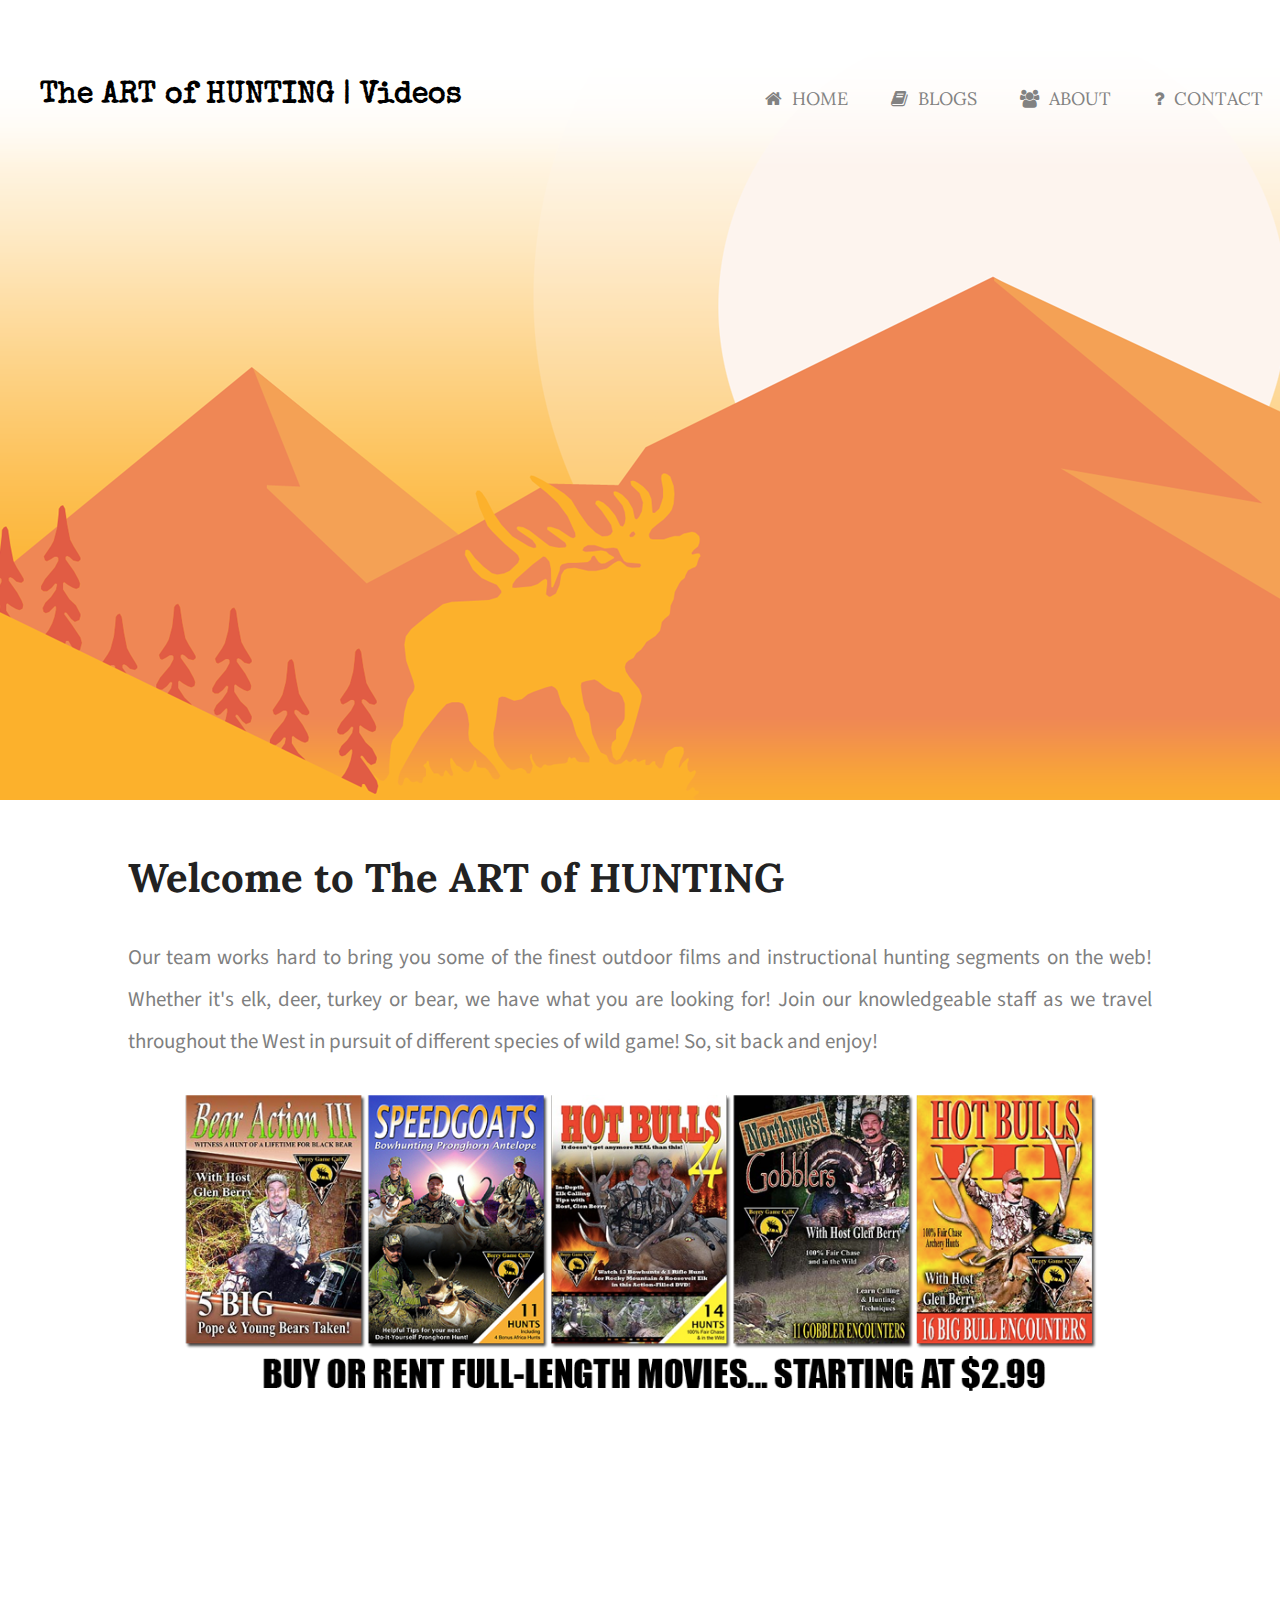
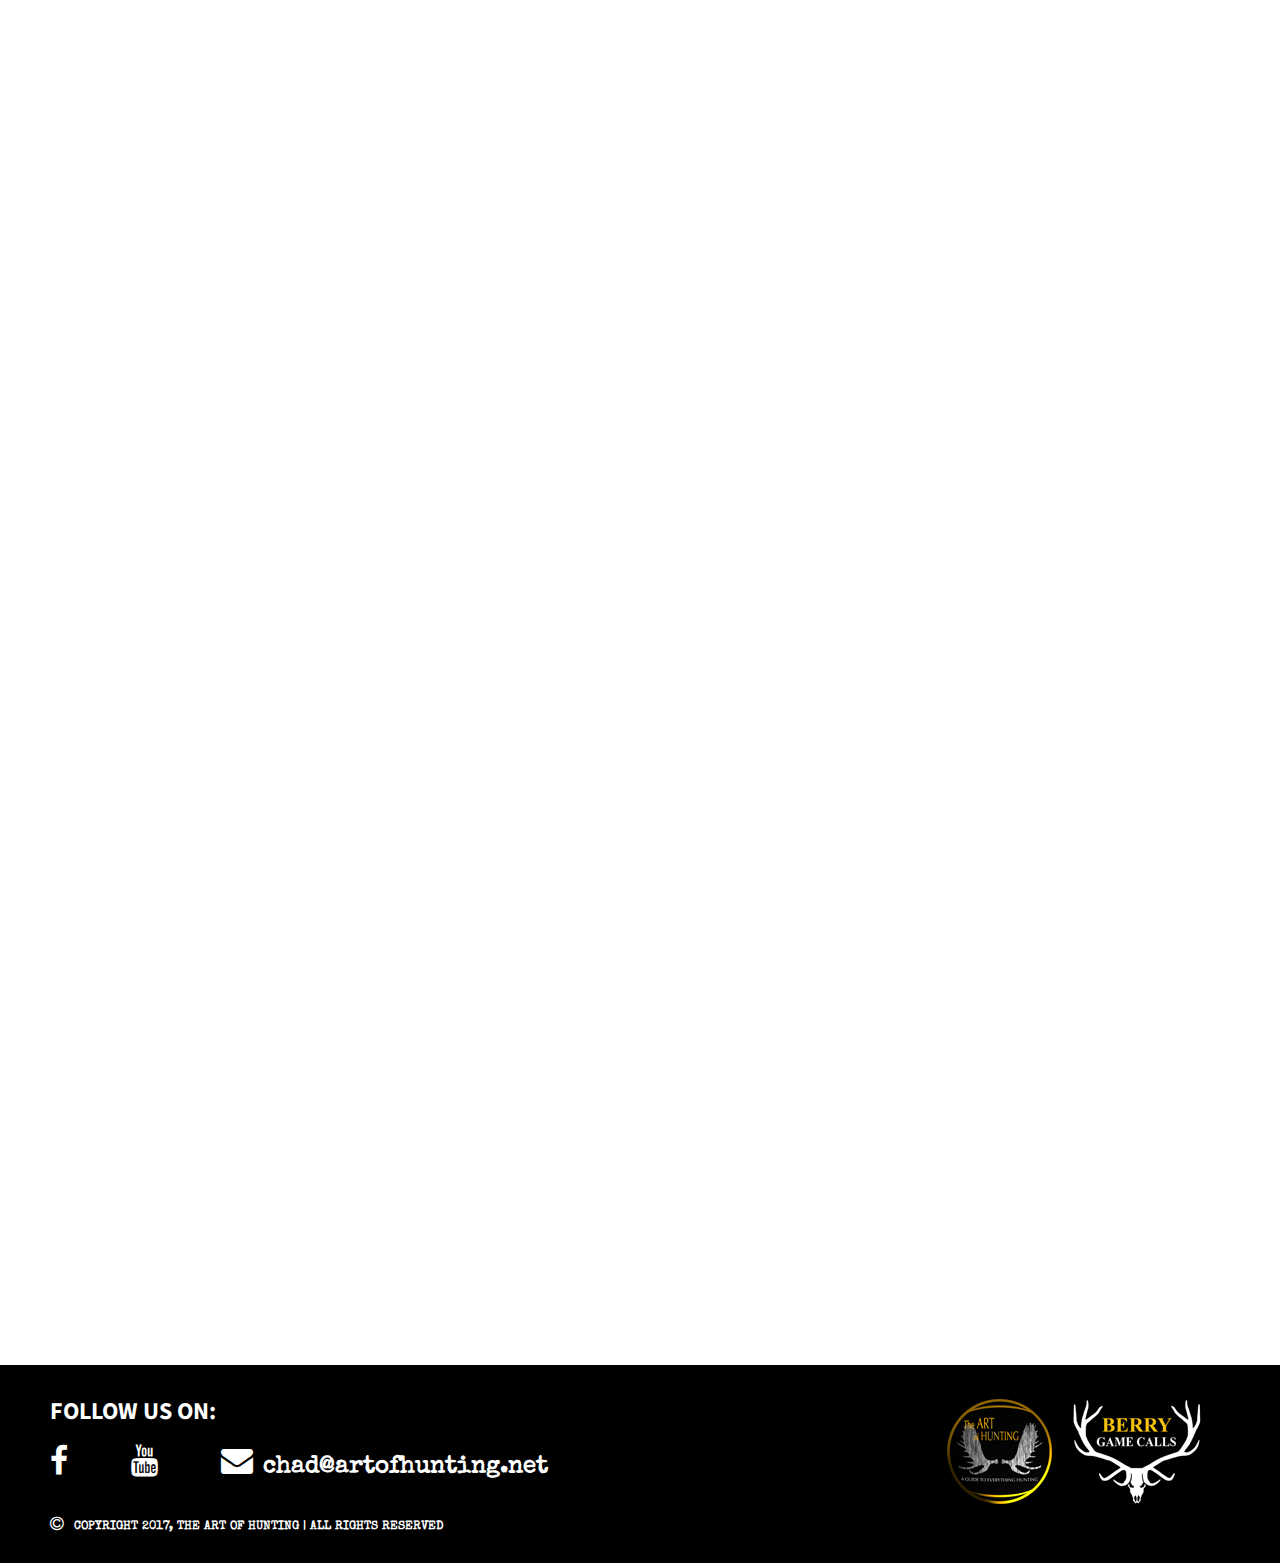
<file: videos/index.html>
<!doctype html>
<html>
    <head>
        <title>The Art of Hunting | Videos</title>
        <meta charset="utf-8">
        <link rel="stylesheet" href="../css/normalize.css">
        <link rel="stylesheet" href="../css/videos.css">
        <link href='https://fonts.googleapis.com/css?family=Lora:400,700' rel='stylesheet' type='text/css'>
        <link href='https://fonts.googleapis.com/css?family=Source+Sans+Pro:400,700' rel='stylesheet' type='text/css'>
        <link href="https://fonts.googleapis.com/css?family=Special+Elite" rel="stylesheet">
        <link href="https://fonts.googleapis.com/css?family=Stardos+Stencil" rel="stylesheet">
        <link rel="stylesheet" href="../css/font-awesome.min.css">
    </head>
    <body>
        <header id="index">
            <div class="full-width">
                <div class="half-width">
                  <h1 id="logo">
                      <a href="#"><img src="../img/logo.png" alt="The Art of Hunting"/></a>
                  </h1>
                  <h1>The ART of HUNTING | Videos</h1>
                </div>
                <div class="half-width">
                    <nav>
                        <ul>
                          <li><a href="../"><i class="fa fa-home"></i>Home</a></li>
                          <li><a href="../#blogs"><i class="fa fa-book"></i>Blogs</a></li>
                          <li><a href="../about"><i class="fa fa-users"></i>About</a></li>
                          <li><a href="../#contact"><i class="fa fa-question"></i>Contact</a></li>
                        </ul>
                    </nav>
                </div>
            </div>
        </header>

        <main>
            <section id="videos">
                  <h2>Welcome to The ART of HUNTING</h2>
                  <p>Our team works hard to bring you some of the finest outdoor films and instructional hunting segments on the web! Whether it's elk, deer, turkey or bear, we have what you are looking for! Join our knowledgeable staff as we travel throughout the West in pursuit of different species of wild game! So, sit back and enjoy!</p>
                <div class="dvd-container">
                  <a href="http://www.artofhunting.vhx.tv/" target="_blank"><img src="../img/dvd-header.png" alt="The Art of Hunting DVD Selection"/></a>
                </div>
                <div class="embed-container">
                  <iframe width="560" height="315" src="https://www.youtube.com/embed/6AyuOCUHWUg" frameborder="0" allowfullscreen></iframe>
                </div>
                <div class="embed-container">
                  <iframe width="560" height="315" src="https://www.youtube.com/embed/WQwQSHCctUM" frameborder="0" allowfullscreen></iframe>
                </div>
                <div class="embed-container">
                  <iframe width="560" height="315" src="https://www.youtube.com/embed/0QUIbcclCOA" frameborder="0" allowfullscreen></iframe>
                </div>
                <div class="embed-container">
                  <iframe width="560" height="315" src="https://www.youtube.com/embed/EDFrjMDhmSA" frameborder="0" allowfullscreen></iframe>
                </div>
                <div class="embed-container">
                  <iframe width="560" height="315" src="https://www.youtube.com/embed/M695C9OXHhI" frameborder="0" allowfullscreen></iframe>
                </div>
            </section>
        </main>

        <footer>
            <h4>follow us on:</h4>
            <div class="logo-container">
              <a href="https://www.berryhuntingcalls.com" target="_blank"><img src="../img/berry-game-calls-logo.png" alt="Berry Game Calls"/></a>
            </div>
            <div class="logo-container">
              <img src="../img/art-of-hunting-logo.png" alt="The Art of Hunting"/>
            </div>
            <div class="icon-container">
              <ul>
                <li><a href="https://www.facebook.com/ChadWBerry/" target="_blank"><i class="fa fa-facebook"></i></a></li>
                <li><a href="https://www.youtube.com/channel/UCx5RCuib6wlTwJ-m3Rus4XQ" target="_blank"><i class="fa fa-youtube"></i></a></li>
                <li><a href="mailto:chad@artofhunting.net"><i class="fa fa-envelope"><span class="icon-title">chad@artofhunting.net</i></a></li>
              </ul>
            </div>
            <div class="legal">
              <i class="fa fa-copyright"><span class="icon-title">COPYRIGHT 2017, THE ART OF HUNTING | ALL RIGHTS RESERVED<span></i>
            </div>
        </footer>
    </body>
</html>
</file>
<file: css/main.css>
/*! HTML5 Boilerplate v5.2.0 | MIT License | https://html5boilerplate.com/ */

/*
 * What follows is the result of much research on cross-browser styling.
 * Credit left inline and big thanks to Nicolas Gallagher, Jonathan Neal,
 * Kroc Camen, and the H5BP dev community and team.
 */

/* ==========================================================================
   Base styles: opinionated defaults
   ========================================================================== */

html {
    color: #222;
    font-size: 1em;
    line-height: 1.4;
}

/*
 * Remove text-shadow in selection highlight:
 * https://twitter.com/miketaylr/status/12228805301
 *
 * These selection rule sets have to be separate.
 * Customize the background color to match your design.
 */

::-moz-selection {
    background: #b3d4fc;
    text-shadow: none;
}

::selection {
    background: #b3d4fc;
    text-shadow: none;
}

/*
 * A better looking default horizontal rule
 */

hr {
    display: block;
    height: 1px;
    border: 0;
    border-top: 1px solid #ccc;
    margin: 1em 0;
    padding: 0;
}

/*
 * Remove the gap between audio, canvas, iframes,
 * images, videos and the bottom of their containers:
 * https://github.com/h5bp/html5-boilerplate/issues/440
 */

audio,
canvas,
iframe,
img,
svg,
video {
    vertical-align: middle;
}

/*
 * Remove default fieldset styles.
 */

fieldset {
    border: 0;
    margin: 0;
    padding: 0;
}

/*
 * Allow only vertical resizing of textareas.
 */

textarea {
    resize: vertical;
}

/* ==========================================================================
   Browser Upgrade Prompt
   ========================================================================== */

.browserupgrade {
    margin: 0.2em 0;
    background: #ccc;
    color: #000;
    padding: 0.2em 0;
}

/* ==========================================================================
   Author's custom styles
   ========================================================================== */
/* COLORS =============================================

Dark Pink (Magenta): #b21e49;
Light Grey: #eee;
Bright Pink: #ff1256;
Dark Grey: #222;
Blue: #23a4cc;

============================================= */

/****** HEADER ******/

#logo {
    width: 100%;
    margin: 0 auto;
}

#logo img{
    width: 100%;
    margin: auto;
}

nav {
    width: 100%;
    background: #ddd;
}

nav ul {
    list-style: none;
    padding: 0;
}

nav ul li {
    border-bottom: 1px solid #ccc;
    text-align: center;
    padding: 15px 0;
}

nav ul li a {
    font-size: 2.5em;
    text-transform: uppercase;
    color: #333;
    text-decoration: none;
    font-family: 'Lora', serif;
}

nav ul li a:hover{
    color: #ef8755;
}

nav i {
    padding-right: 30px;
}

header h1 {
    font-family: 'Special Elite', cursive;
    font-size: 50px;
    color: black;
    text-align: center;
    margin-top: 50px;
}

header h2 {
    width: 100%;
    clear: both;
    font-family: 'Lora', serif;
    line-height: 10px;
    font-size: 70px;
    text-align: center;
    color: #9b9b9b;
    margin-top: 125px;
}

#about .full-width {
    padding: 0px 20px 0 20px;
}

#about h2 {
    font-family: 'Lora', serif;
    font-size: 40px;
    margin: 30px;
}

#about h4 {
    margin: 30px;
}

#about p {
    font-size: 36px;
    color: #7f7f7f;
    line-height: 80px;
    text-align: justify;
    margin: 0 30px 40px 30px;
}

.blog-picture {
    border: 12px solid black;
    width: 90%;
    margin: 0 0 10px 32.5px;
}

/****** BLOGS ******/

#blogs {
    background-color: #9b9b9b;
    text-align: center;
}

#blogs .full-width {
    padding: 10px 0;
}

#blogs img {
    width: 75%;
    border: 10px solid white;
    margin-top: 50px;
}

#blogs h1 {
    font-size: 48px;
    color: white;
    text-transform: uppercase;
    margin-bottom: -25px;
}

#blogs h3 {
    font-size: 42px;
    color: white;
    width: 190px;
    margin: 30px auto;
}

footer {
    width: 100%;
    height: auto;
    background-color: black;
    clear: both;
}

footer h4 {
    font-size: 1.5em;
    color: white;
    text-transform: uppercase;
    padding-top: 30px;
    margin: 0 0 0 50px;
}

footer ul {
    list-style: none;
    padding: 0;
}

footer ul li {
    display: inline-block;
    border-bottom: 0px;
}

footer i {
    color: white;
    padding: 10px 10px 20px 50px;
}

.icon-container {
    float: left;
}

.icon-container i {
    font-size: 2em;
    color: white;
    padding: 0 10px 0 50px;
}

.icon-container i:hover{
    color: #ef8755;
}

.icon-title {
    font-family: 'Special Elite', cursive;
    font-size: .75em;
    font-weight: bold;
    padding-left: 10px;
}

.logo-container {
    float: right;
    margin: -30px 75px 0 -60px;
}

.legal {
    clear: both;
}

.legal i {
    font-size: 1em;
    margin-bottom: 10px;
}

/* ==========================================================================
   Helper classes
   ========================================================================== */

/*
 * Hide visually and from screen readers:
 */

.hidden {
    display: none !important;
}

/*
 * Hide only visually, but have it available for screen readers:
 * http://snook.ca/archives/html_and_css/hiding-content-for-accessibility
 */

.visuallyhidden {
    border: 0;
    clip: rect(0 0 0 0);
    height: 1px;
    margin: -1px;
    overflow: hidden;
    padding: 0;
    position: absolute;
    width: 1px;
}

/*
 * Extends the .visuallyhidden class to allow the element
 * to be focusable when navigated to via the keyboard:
 * https://www.drupal.org/node/897638
 */

.visuallyhidden.focusable:active,
.visuallyhidden.focusable:focus {
    clip: auto;
    height: auto;
    margin: 0;
    overflow: visible;
    position: static;
    width: auto;
}

/*
 * Hide visually and from screen readers, but maintain layout
 */

.invisible {
    visibility: hidden;
}

/*
 * Clearfix: contain floats
 *
 * For modern browsers
 * 1. The space content is one way to avoid an Opera bug when the
 *    `contenteditable` attribute is included anywhere else in the document.
 *    Otherwise it causes space to appear at the top and bottom of elements
 *    that receive the `clearfix` class.
 * 2. The use of `table` rather than `block` is only necessary if using
 *    `:before` to contain the top-margins of child elements.
 */

.clearfix:before,
.clearfix:after {
    content: " "; /* 1 */
    display: table; /* 2 */
}
.clearfix:after{
    clear: both;
}


/* ==========================================================================
   EXAMPLE Media Queries for Responsive Design.
   These examples override the primary ('mobile first') styles.
   Modify as content requires.
   ========================================================================== */

   @media (min-width: 1200px) {

       /****** BASE STYLES ******/

       body {
           font-family: 'Source Sans Pro', sans-serif;
       }

       #about, #blogs, #contact {
           height: 600px
       }

       /****** GRID ******/

       .full-width {
           width: 1200px;
           margin: 0 auto;
       }

       .half-width {
           width: 600px;
           float: left;
       }

       .third-width {
           width: 400px;
           float: left;
       }

       /****** HEADER ******/

       #index {
           height: 800px;
           background: url('../img/elk-bugling-art.png');
           background-size: cover;
       }

       #logo {
           display: none;
       }

       header h1 {
           font-family: 'Special Elite', cursive;
           font-size: 30px;
           color: black;
           padding: 70px 0 0 0;
           text-align: left;
           margin-top: 5px;
       }

       header h2 {
           width: 1100px;
           text-align: left;
           clear: both;
           font-family: 'Lora', serif;
           line-height: 100px;
           font-size: 84px;
           color: #9b9b9b;
       }

       nav {
           width: 95%;
           float: left;
           padding: 70px 0px;
           margin-left: 125px;
           background: none;
       }

       nav ul li {
           padding: 0 40px 0 0;
           display: inline-block;
           border-bottom: 0px;
       }

       nav ul li a {
           text-transform: uppercase;
           text-decoration: none;
           font-size: 18px;
           color: #828282;
       }

       nav i {
           padding-right: 10px;
       }

       #about .full-width {
           padding: 80px 0;
       }

       #about h2 {
           font-family: 'Lora', serif;
           font-size: 36px;
           margin: 20px 0 20px 0;
       }

       #about h4 {
           margin: 20px 0 20px 0;
       }

       #about p {
           font-size: 21px;
           color: #7f7f7f;
           line-height: 42px;
           padding-right: 50px;
           text-align: justify;
           margin: 0 0 50px 0;
       }

       .blog-picture {
           display: none;
       }

       /****** BLOGS ******/

       #blogs {
           background-color: #9b9b9b;
           text-align: center;
       }

       #blogs .full-width {
           padding: 10px 0;
       }

       #blogs img {
           border: 10px solid white;
       }

       #blogs h1 {
           font-size: 48px;
           color: white;
           text-transform: uppercase;
       }

       #blogs h3 {
           font-size: 30px;
           color: white;
           width: 190px;
           margin: 5px auto;
       }
   }

/* ==========================================================================
   Print styles.
   Inlined to avoid the additional HTTP request:
   http://www.phpied.com/delay-loading-your-print-css/
   ========================================================================== */

@media print {
    *,
    *:before,
    *:after {
        background: transparent !important;
        color: #000 !important; /* Black prints faster:
                                   http://www.sanbeiji.com/archives/953 */
        box-shadow: none !important;
        text-shadow: none !important;
    }

    a,
    a:visited {
        text-decoration: underline;
    }

    a[href]:after {
        content: " (" attr(href) ")";
    }

    abbr[title]:after {
        content: " (" attr(title) ")";
    }

    /*
     * Don't show links that are fragment identifiers,
     * or use the `javascript:` pseudo protocol
     */

    a[href^="#"]:after,
    a[href^="javascript:"]:after {
        content: "";
    }

    pre,
    blockquote {
        border: 1px solid #999;
        page-break-inside: avoid;
    }

    /*
     * Printing Tables:
     * http://css-discuss.incutio.com/wiki/Printing_Tables
     */

    thead {
        display: table-header-group;
    }

    tr,
    img {
        page-break-inside: avoid;
    }

    img {
        max-width: 100% !important;
    }

    p,
    h2,
    h3 {
        orphans: 3;
        widows: 3;
    }

    h2,
    h3 {
        page-break-after: avoid;
    }
}
</file>
<file: css/blogs.css>
/*! HTML5 Boilerplate v5.2.0 | MIT License | https://html5boilerplate.com/ */

/*
 * What follows is the result of much research on cross-browser styling.
 * Credit left inline and big thanks to Nicolas Gallagher, Jonathan Neal,
 * Kroc Camen, and the H5BP dev community and team.
 */

/* ==========================================================================
   Base styles: opinionated defaults
   ========================================================================== */

html {
    color: #222;
    font-size: 1em;
    line-height: 1.4;
}

/*
 * Remove text-shadow in selection highlight:
 * https://twitter.com/miketaylr/status/12228805301
 *
 * These selection rule sets have to be separate.
 * Customize the background color to match your design.
 */

::-moz-selection {
    background: #b3d4fc;
    text-shadow: none;
}

::selection {
    background: #b3d4fc;
    text-shadow: none;
}

/*
 * A better looking default horizontal rule
 */

hr {
    display: block;
    height: 1px;
    border: 0;
    border-top: 1px solid #ccc;
    margin: 1em 0;
    padding: 0;
}

/*
 * Remove the gap between audio, canvas, iframes,
 * images, videos and the bottom of their containers:
 * https://github.com/h5bp/html5-boilerplate/issues/440
 */

audio,
canvas,
iframe,
img,
svg,
video {
    vertical-align: middle;
}

/*
 * Remove default fieldset styles.
 */

fieldset {
    border: 0;
    margin: 0;
    padding: 0;
}

/*
 * Allow only vertical resizing of textareas.
 */

textarea {
    resize: vertical;
}

/* ==========================================================================
   Browser Upgrade Prompt
   ========================================================================== */

.browserupgrade {
    margin: 0.2em 0;
    background: #ccc;
    color: #000;
    padding: 0.2em 0;
}

/* ==========================================================================
   Author's custom styles
   ========================================================================== */
/* COLORS =============================================

Dark Pink (Magenta): #b21e49;
Light Grey: #eee;
Bright Pink: #ff1256;
Dark Grey: #222;
Blue: #23a4cc;

============================================= */

/****** HEADER ******/

#logo {
    width: 100%;
    margin: 0 auto;
}

#logo img{
    width: 100%;
    margin: auto;
}

nav {
    width: 100%;
    background: #ddd;
}

nav ul {
    list-style: none;
    padding: 0;
}

nav ul li {
    border-bottom: 1px solid #ccc;
    text-align: center;
    padding: 15px 0;
}

nav ul li a {
    font-size: 2.5em;
    text-transform: uppercase;
    color: #333;
    text-decoration: none;
    font-family: 'Lora', serif;
}

nav ul li a:hover{
    color: #ef8755;
}

nav i {
    padding-right: 30px;
}

header h1 {
    font-family: 'Special Elite', cursive;
    font-size: 50px;
    color: black;
    text-align: center;
    margin-top: 50px;
}

header h2 {
    width: 100%;
    clear: both;
    font-family: 'Lora', serif;
    line-height: 10px;
    font-size: 70px;
    text-align: center;
    color: #9b9b9b;
    margin-top: 125px;
}

/****** BLOGS ******/

#blog .full-width {
    padding: 0px 20px 0 20px;
}

#blog h2 {
    font-family: 'Lora', serif;
    font-size: 40px;
    margin: 30px;
}

#blog h4 {
    margin: 30px;
}

.article {
    font-size: 36px;
    color: #7f7f7f;
    line-height: 80px;
    text-align: justify;
    margin: 30px;
}

.caption-row {
    font-size: 24px;
    text-align: center;
    font-style: italic;
}

.caption {
    font-size: 24px;
    text-align: center;
    font-style: italic;
}

.blog-picture-row {
    border: 12px solid black;
    width: 90%;
    margin: 0 0 10px 32.5px;
}

.blog-picture {
    border: 12px solid black;
    width: 90%;
    margin: 0 0 10px 32.5px;
}

footer {
    width: 100%;
    height: auto;
    background-color: black;
    clear: both;
}

footer h4 {
    font-size: 1.5em;
    color: white;
    text-transform: uppercase;
    padding-top: 30px;
    margin: 0 0 0 50px;
}

footer ul {
    list-style: none;
    padding: 0;
}

footer ul li {
    display: inline-block;
    border-bottom: 0px;
}

footer i {
    color: white;
    padding: 10px 10px 20px 50px;
}

.icon-container {
    float: left;
}

.icon-container i {
    font-size: 2em;
    color: white;
    padding: 0 10px 0 50px;
}

.icon-container i:hover{
    color: #ef8755;
}

.icon-title {
    font-family: 'Special Elite', cursive;
    font-size: .75em;
    font-weight: bold;
    padding-left: 10px;
}

.logo-container {
    float: right;
    margin: -30px 75px 0 -60px;
}

.legal {
    clear: both;
}

.legal i {
    font-size: 1em;
    margin-bottom: 10px;
}

/* ==========================================================================
   Helper classes
   ========================================================================== */

/*
 * Hide visually and from screen readers:
 */

.hidden {
    display: none !important;
}

/*
 * Hide only visually, but have it available for screen readers:
 * http://snook.ca/archives/html_and_css/hiding-content-for-accessibility
 */

.visuallyhidden {
    border: 0;
    clip: rect(0 0 0 0);
    height: 1px;
    margin: -1px;
    overflow: hidden;
    padding: 0;
    position: absolute;
    width: 1px;
}

/*
 * Extends the .visuallyhidden class to allow the element
 * to be focusable when navigated to via the keyboard:
 * https://www.drupal.org/node/897638
 */

.visuallyhidden.focusable:active,
.visuallyhidden.focusable:focus {
    clip: auto;
    height: auto;
    margin: 0;
    overflow: visible;
    position: static;
    width: auto;
}

/*
 * Hide visually and from screen readers, but maintain layout
 */

.invisible {
    visibility: hidden;
}

/*
 * Clearfix: contain floats
 *
 * For modern browsers
 * 1. The space content is one way to avoid an Opera bug when the
 *    `contenteditable` attribute is included anywhere else in the document.
 *    Otherwise it causes space to appear at the top and bottom of elements
 *    that receive the `clearfix` class.
 * 2. The use of `table` rather than `block` is only necessary if using
 *    `:before` to contain the top-margins of child elements.
 */

.clearfix:before,
.clearfix:after {
    content: " "; /* 1 */
    display: table; /* 2 */
}
.clearfix:after{
    clear: both;
}


/* ==========================================================================
   EXAMPLE Media Queries for Responsive Design.
   These examples override the primary ('mobile first') styles.
   Modify as content requires.
   ========================================================================== */

   @media (min-width: 1200px) {

       /****** BASE STYLES ******/

       body {
           font-family: 'Source Sans Pro', sans-serif;
       }

       #blog {
           height: 600px
       }

       /****** GRID ******/

       .full-width {
           width: 1200px;
           margin: 0 auto;
       }

       .half-width {
           width: 600px;
           float: left;
       }

       .row {
           width: 1200px;
           float: left;
       }


       /****** HEADER ******/

       #turkey-header {
           height: 800px;
           background: url('../img/turkey-header-art.png');
           background-size: cover;
       }

       #elk-header {
           height: 800px;
           background: url('../img/elk-header-art.png');
           background-size: cover;
       }

       #deer-header {
           height: 800px;
           background: url('../img/deer-header-art.png');
           background-size: cover;
       }

       #logo {
           display: none;
       }

       header h1 {
           font-family: 'Special Elite', cursive;
           font-size: 30px;
           color: black;
           padding: 70px 0 0 0;
           text-align: left;
           margin-top: 5px;
       }

       header h2 {
           width: 1100px;
           text-align: left;
           clear: both;
           font-family: 'Lora', serif;
           line-height: 100px;
           font-size: 84px;
           color: #9b9b9b;
       }

       nav {
           width: 95%;
           float: left;
           padding: 70px 0px;
           margin-left: 125px;
           background: none;
       }

       nav ul li{
           padding: 0 40px 0 0;
           display: inline-block;
           border-bottom: 0px;
       }

       nav ul li a {
           text-transform: uppercase;
           text-decoration: none;
           font-size: 18px;
           color: #828282;
       }

       nav i {
           padding-right: 10px;
       }

       /****** BLOG ******/

       #blog .full-width {
           padding: 80px 0;
       }

       #blog h2 {
           font-family: 'Lora', serif;
           font-size: 36px;
           margin: 20px 0 20px 0;
       }

       #blog h4 {
           margin: 20px 0 20px 0;
       }

       .article {
           font-size: 21px;
           color: #7f7f7f;
           line-height: 42px;
           padding-right: 50px;
           text-align: justify;
           margin: 0 0 50px 0;
       }

       .article-row {
           font-size: 21px;
           color: #7f7f7f;
           line-height: 42px;
           /*padding-right: 50px;*/
           text-align: justify;
           margin: 0 0 50px 0;
       }

       .caption-row {
           font-size: 16px;
           text-align: center;
           font-style: italic;
           margin-top: -50px;
           padding: 0 50px 20px 0;
       }

       .caption {
           font-size: 16px;
           text-align: center;
           font-style: italic;
           margin-top: -50px;
           padding: 0 50px 20px 0;
       }

       .blog-picture-row {
           border: 12px solid black;
           width: 94%;
           margin: 0 0 80px 0;
       }

       .blog-picture {
           border: 12px solid black;
           width: 88%;
           margin: 0 0 80px 0;
       }
   }

/* ==========================================================================
   Print styles.
   Inlined to avoid the additional HTTP request:
   http://www.phpied.com/delay-loading-your-print-css/
   ========================================================================== */

@media print {
    *,
    *:before,
    *:after {
        background: transparent !important;
        color: #000 !important; /* Black prints faster:
                                   http://www.sanbeiji.com/archives/953 */
        box-shadow: none !important;
        text-shadow: none !important;
    }

    a,
    a:visited {
        text-decoration: underline;
    }

    a[href]:after {
        content: " (" attr(href) ")";
    }

    abbr[title]:after {
        content: " (" attr(title) ")";
    }

    /*
     * Don't show links that are fragment identifiers,
     * or use the `javascript:` pseudo protocol
     */

    a[href^="#"]:after,
    a[href^="javascript:"]:after {
        content: "";
    }

    pre,
    blockquote {
        border: 1px solid #999;
        page-break-inside: avoid;
    }

    /*
     * Printing Tables:
     * http://css-discuss.incutio.com/wiki/Printing_Tables
     */

    thead {
        display: table-header-group;
    }

    tr,
    img {
        page-break-inside: avoid;
    }

    img {
        max-width: 100% !important;
    }

    p,
    h2,
    h3 {
        orphans: 3;
        widows: 3;
    }

    h2,
    h3 {
        page-break-after: avoid;
    }
}
</file>
<file: css/videos.css>
/*! HTML5 Boilerplate v5.2.0 | MIT License | https://html5boilerplate.com/ */

/*
 * What follows is the result of much research on cross-browser styling.
 * Credit left inline and big thanks to Nicolas Gallagher, Jonathan Neal,
 * Kroc Camen, and the H5BP dev community and team.
 */

/* ==========================================================================
   Base styles: opinionated defaults
   ========================================================================== */

html {
    color: #222;
    font-size: 1em;
    line-height: 1.4;
}

/*
 * Remove text-shadow in selection highlight:
 * https://twitter.com/miketaylr/status/12228805301
 *
 * These selection rule sets have to be separate.
 * Customize the background color to match your design.
 */

::-moz-selection {
    background: #b3d4fc;
    text-shadow: none;
}

::selection {
    background: #b3d4fc;
    text-shadow: none;
}

/*
 * A better looking default horizontal rule
 */

hr {
    display: block;
    height: 1px;
    border: 0;
    border-top: 1px solid #ccc;
    margin: 1em 0;
    padding: 0;
}

/*
 * Remove the gap between audio, canvas, iframes,
 * images, videos and the bottom of their containers:
 * https://github.com/h5bp/html5-boilerplate/issues/440
 */

audio,
canvas,
iframe,
img,
svg,
video {
    vertical-align: middle;
}

/*
 * Remove default fieldset styles.
 */

fieldset {
    border: 0;
    margin: 0;
    padding: 0;
}

/*
 * Allow only vertical resizing of textareas.
 */

textarea {
    resize: vertical;
}

/* ==========================================================================
   Browser Upgrade Prompt
   ========================================================================== */

.browserupgrade {
    margin: 0.2em 0;
    background: #ccc;
    color: #000;
    padding: 0.2em 0;
}

/* ==========================================================================
   Author's custom styles
   ========================================================================== */
/* COLORS =============================================

Dark Pink (Magenta): #b21e49;
Light Grey: #eee;
Bright Pink: #ff1256;
Dark Grey: #222;
Blue: #23a4cc;

============================================= */

/****** HEADER ******/

#logo {
    width: 100%;
    margin: 0 auto;
}

#logo img{
    width: 100%;
    margin: auto;
}

nav {
    width: 100%;
    background: #ddd;
}

nav ul {
    list-style: none;
    padding: 0;
}

nav ul li {
    border-bottom: 1px solid #ccc;
    text-align: center;
    padding: 15px 0;
}

nav ul li a {
    font-size: 2.5em;
    text-transform: uppercase;
    color: #333;
    text-decoration: none;
    font-family: 'Lora', serif;
}

nav ul li a:hover{
    color: #ef8755;
}

nav i {
    padding-right: 30px;
}

header h1 {
    font-family: 'Special Elite', cursive;
    font-size: 50px;
    color: black;
    text-align: center;
    margin-top: 50px;
}

header h2 {
    width: 100%;
    clear: both;
    font-family: 'Lora', serif;
    line-height: 10px;
    font-size: 70px;
    text-align: center;
    color: #9b9b9b;
    margin-top: 125px;
}

#videos .full-width {
    padding: 0px 20px 0 20px;
}

#videos h2 {
    font-family: 'Lora', serif;
    font-size: 40px;
    margin: 40px 0 0 30px;
}

#videos h4 {
    margin: 30px;
}

#videos p {
    font-size: 36px;
    color: #7f7f7f;
    line-height: 80px;
    text-align: justify;
    margin: 0 30px 40px 30px;
}

.dvd-container {
    width: 100%;
    text-align: center;
    margin: -25px 0 25px 0;

}

.dvd-container img {
    width: 90%;
    text-align: center;
}

.embed-container {
		position: relative;
		padding-bottom: 56.25%;
		height: 0;
		overflow: hidden;
		max-width: 100%;
    margin-bottom: 50px;
}

.embed-container iframe {
    position: absolute;
    top: 0;
    left: 0;
    width: 100%;
    height: 100%;
}

footer {
    width: 100%;
    height: auto;
    background-color: black;
    clear: both;
}

footer h4 {
    font-size: 1.5em;
    color: white;
    text-transform: uppercase;
    padding-top: 30px;
    margin: 0 0 0 50px;
}

footer ul {
    list-style: none;
    padding: 0;
}

footer ul li {
    display: inline-block;
    border-bottom: 0px;
}

footer i {
    color: white;
    padding: 10px 10px 20px 50px;
}

.icon-container {
    float: left;
}

.icon-container i {
    font-size: 2em;
    color: white;
    padding: 0 10px 0 50px;
}

.icon-container i:hover{
    color: #ef8755;
}

.icon-title {
    font-family: 'Special Elite', cursive;
    font-size: .75em;
    font-weight: bold;
    padding-left: 10px;
}

.logo-container {
    float: right;
    margin: -30px 75px 0 -60px;
}

.legal {
    clear: both;
}

.legal i {
    font-size: 1em;
    margin-bottom: 10px;
}

/* ==========================================================================
   Helper classes
   ========================================================================== */

/*
 * Hide visually and from screen readers:
 */

.hidden {
    display: none !important;
}

/*
 * Hide only visually, but have it available for screen readers:
 * http://snook.ca/archives/html_and_css/hiding-content-for-accessibility
 */

.visuallyhidden {
    border: 0;
    clip: rect(0 0 0 0);
    height: 1px;
    margin: -1px;
    overflow: hidden;
    padding: 0;
    position: absolute;
    width: 1px;
}

/*
 * Extends the .visuallyhidden class to allow the element
 * to be focusable when navigated to via the keyboard:
 * https://www.drupal.org/node/897638
 */

.visuallyhidden.focusable:active,
.visuallyhidden.focusable:focus {
    clip: auto;
    height: auto;
    margin: 0;
    overflow: visible;
    position: static;
    width: auto;
}

/*
 * Hide visually and from screen readers, but maintain layout
 */

.invisible {
    visibility: hidden;
}

/*
 * Clearfix: contain floats
 *
 * For modern browsers
 * 1. The space content is one way to avoid an Opera bug when the
 *    `contenteditable` attribute is included anywhere else in the document.
 *    Otherwise it causes space to appear at the top and bottom of elements
 *    that receive the `clearfix` class.
 * 2. The use of `table` rather than `block` is only necessary if using
 *    `:before` to contain the top-margins of child elements.
 */

.clearfix:before,
.clearfix:after {
    content: " "; /* 1 */
    display: table; /* 2 */
}
.clearfix:after{
    clear: both;
}


/* ==========================================================================
   EXAMPLE Media Queries for Responsive Design.
   These examples override the primary ('mobile first') styles.
   Modify as content requires.
   ========================================================================== */

   @media (min-width: 1200px) {

       /****** BASE STYLES ******/

       body {
           font-family: 'Source Sans Pro', sans-serif;
       }

       #videos {
           width: 80%;
           margin-left: 10%;
           height: auto;
       }

       /****** GRID ******/

       .full-width {
           width: 1200px;
           margin: 0 auto;
       }

       .half-width {
           width: 600px;
           float: left;
       }

       .third-width {
           width: 400px;
           float: left;
       }

       /****** HEADER ******/

       #index {
           height: 800px;
           background: url('../img/elk-bugling-art.png');
           background-size: cover;
       }

       #logo {
           display: none;
       }

       header h1 {
           font-family: 'Special Elite', cursive;
           font-size: 30px;
           color: black;
           padding: 70px 0 0 0;
           text-align: left;
           margin-top: 5px;
       }

       header h2 {
           width: 1100px;
           text-align: left;
           clear: both;
           font-family: 'Lora', serif;
           line-height: 100px;
           font-size: 84px;
           color: #9b9b9b;
       }

       nav {
           width: 95%;
           float: left;
           padding: 70px 0px;
           margin-left: 125px;
           background: none;
       }

       nav ul li{
           padding: 0 40px 0 0;
           display: inline-block;
           border-bottom: 0px;
       }

       nav ul li a {
           text-transform: uppercase;
           text-decoration: none;
           font-size: 18px;
           color: #828282;
       }

       nav i {
           padding-right: 10px;
       }

       #videos .full-width {
           padding: 80px 0;
       }

			 #videos h2 {
			     font-family: 'Lora', serif;
			     font-size: 40px;
			     margin: 50px 0 30px 0;
			 }

       #videos p {
				 	 width: 100%;
           font-size: 21px;
           color: #7f7f7f;
           line-height: 42px;
           padding-right: 50px;
           text-align: justify;
           margin: 0 0px 50px 0;
       }

			 .embed-container {
				   position: relative;
					 padding-bottom: 56.25%;
					 height: 0;
					 overflow: hidden;
					 max-width: 100%;
           margin-bottom: 50px;
			 }

			 .embed-container iframe {
			     position: absolute;
			     top: 0;
			     left: 0;
			     width: 100%;
			     height: 100%;
   }

/* ==========================================================================
   Print styles.
   Inlined to avoid the additional HTTP request:
   http://www.phpied.com/delay-loading-your-print-css/
   ========================================================================== */

@media print {
    *,
    *:before,
    *:after {
        background: transparent !important;
        color: #000 !important; /* Black prints faster:
                                   http://www.sanbeiji.com/archives/953 */
        box-shadow: none !important;
        text-shadow: none !important;
    }

    a,
    a:visited {
        text-decoration: underline;
    }

    a[href]:after {
        content: " (" attr(href) ")";
    }

    abbr[title]:after {
        content: " (" attr(title) ")";
    }

    /*
     * Don't show links that are fragment identifiers,
     * or use the `javascript:` pseudo protocol
     */

    a[href^="#"]:after,
    a[href^="javascript:"]:after {
        content: "";
    }

    pre,
    blockquote {
        border: 1px solid #999;
        page-break-inside: avoid;
    }

    /*
     * Printing Tables:
     * http://css-discuss.incutio.com/wiki/Printing_Tables
     */

    thead {
        display: table-header-group;
    }

    tr,
    img {
        page-break-inside: avoid;
    }

    img {
        max-width: 100% !important;
    }

    p,
    h2,
    h3 {
        orphans: 3;
        widows: 3;
    }

    h2,
    h3 {
        page-break-after: avoid;
    }
}
</file>
